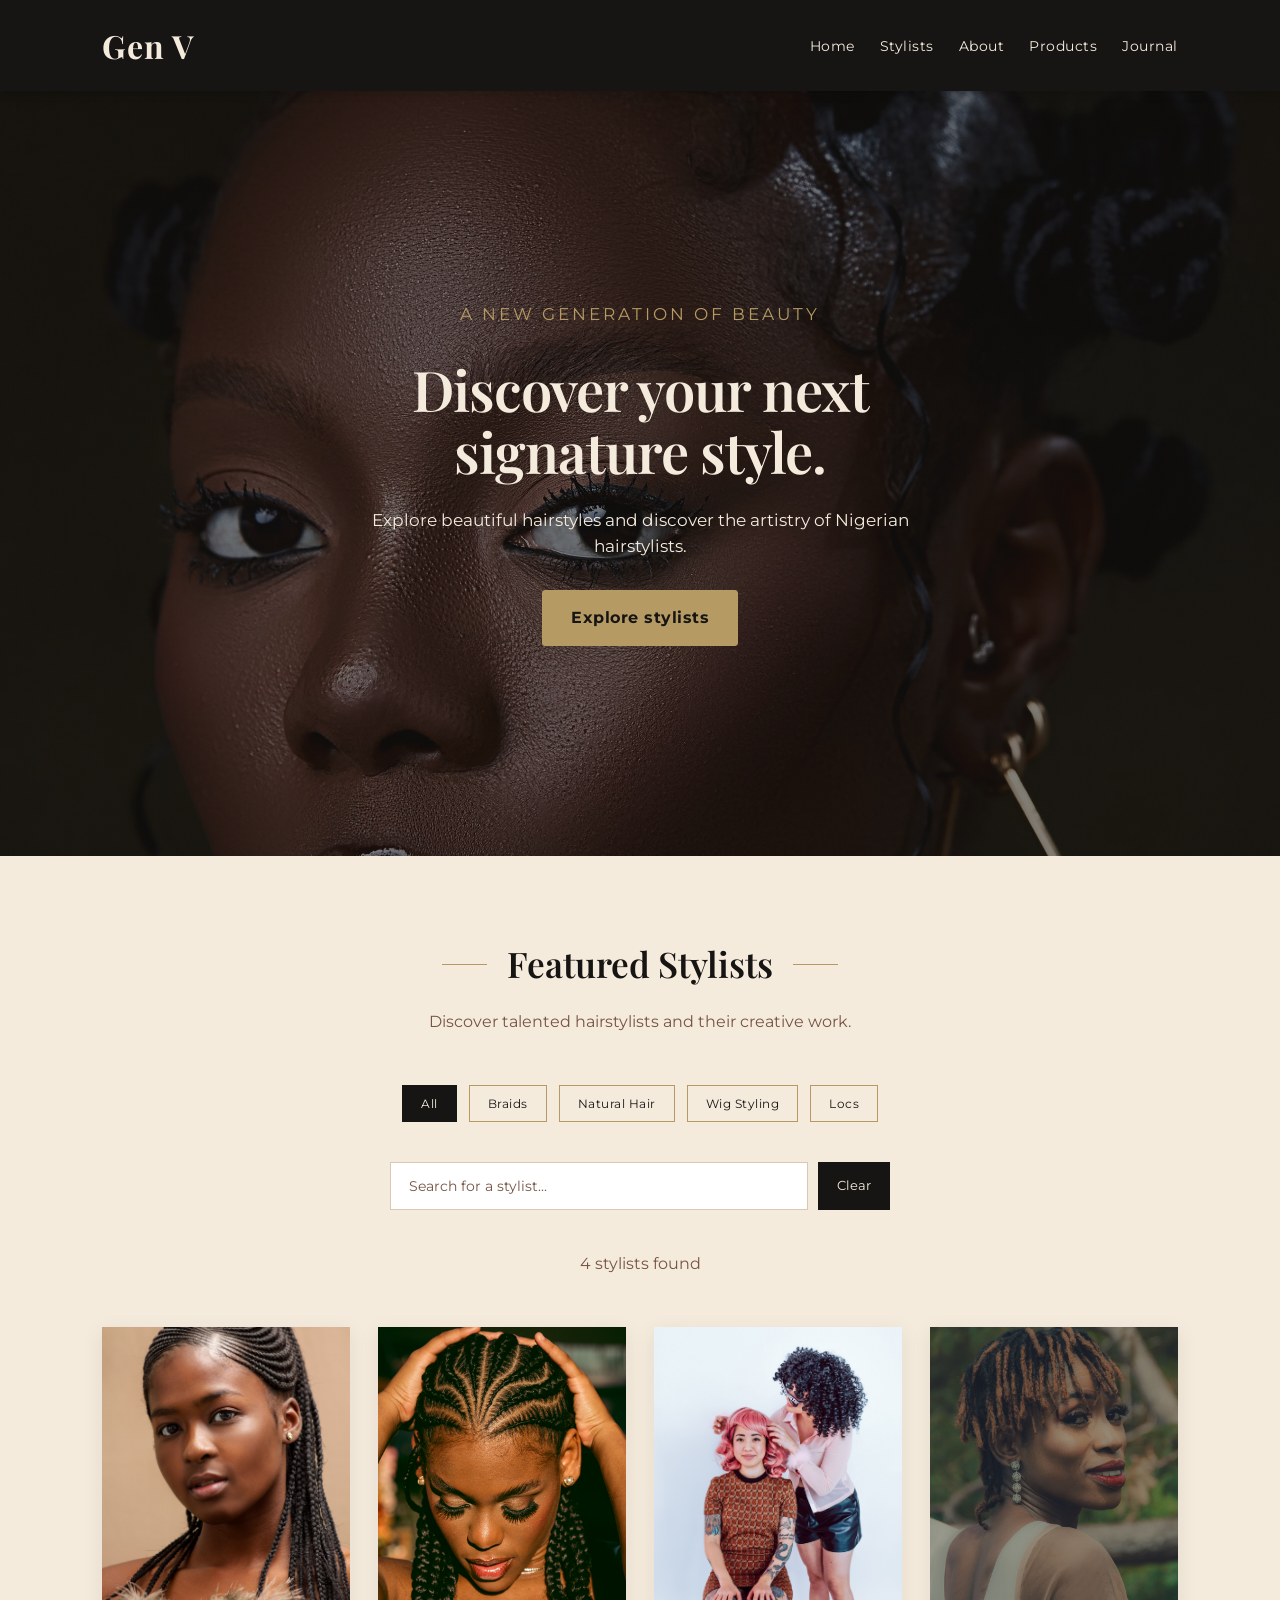
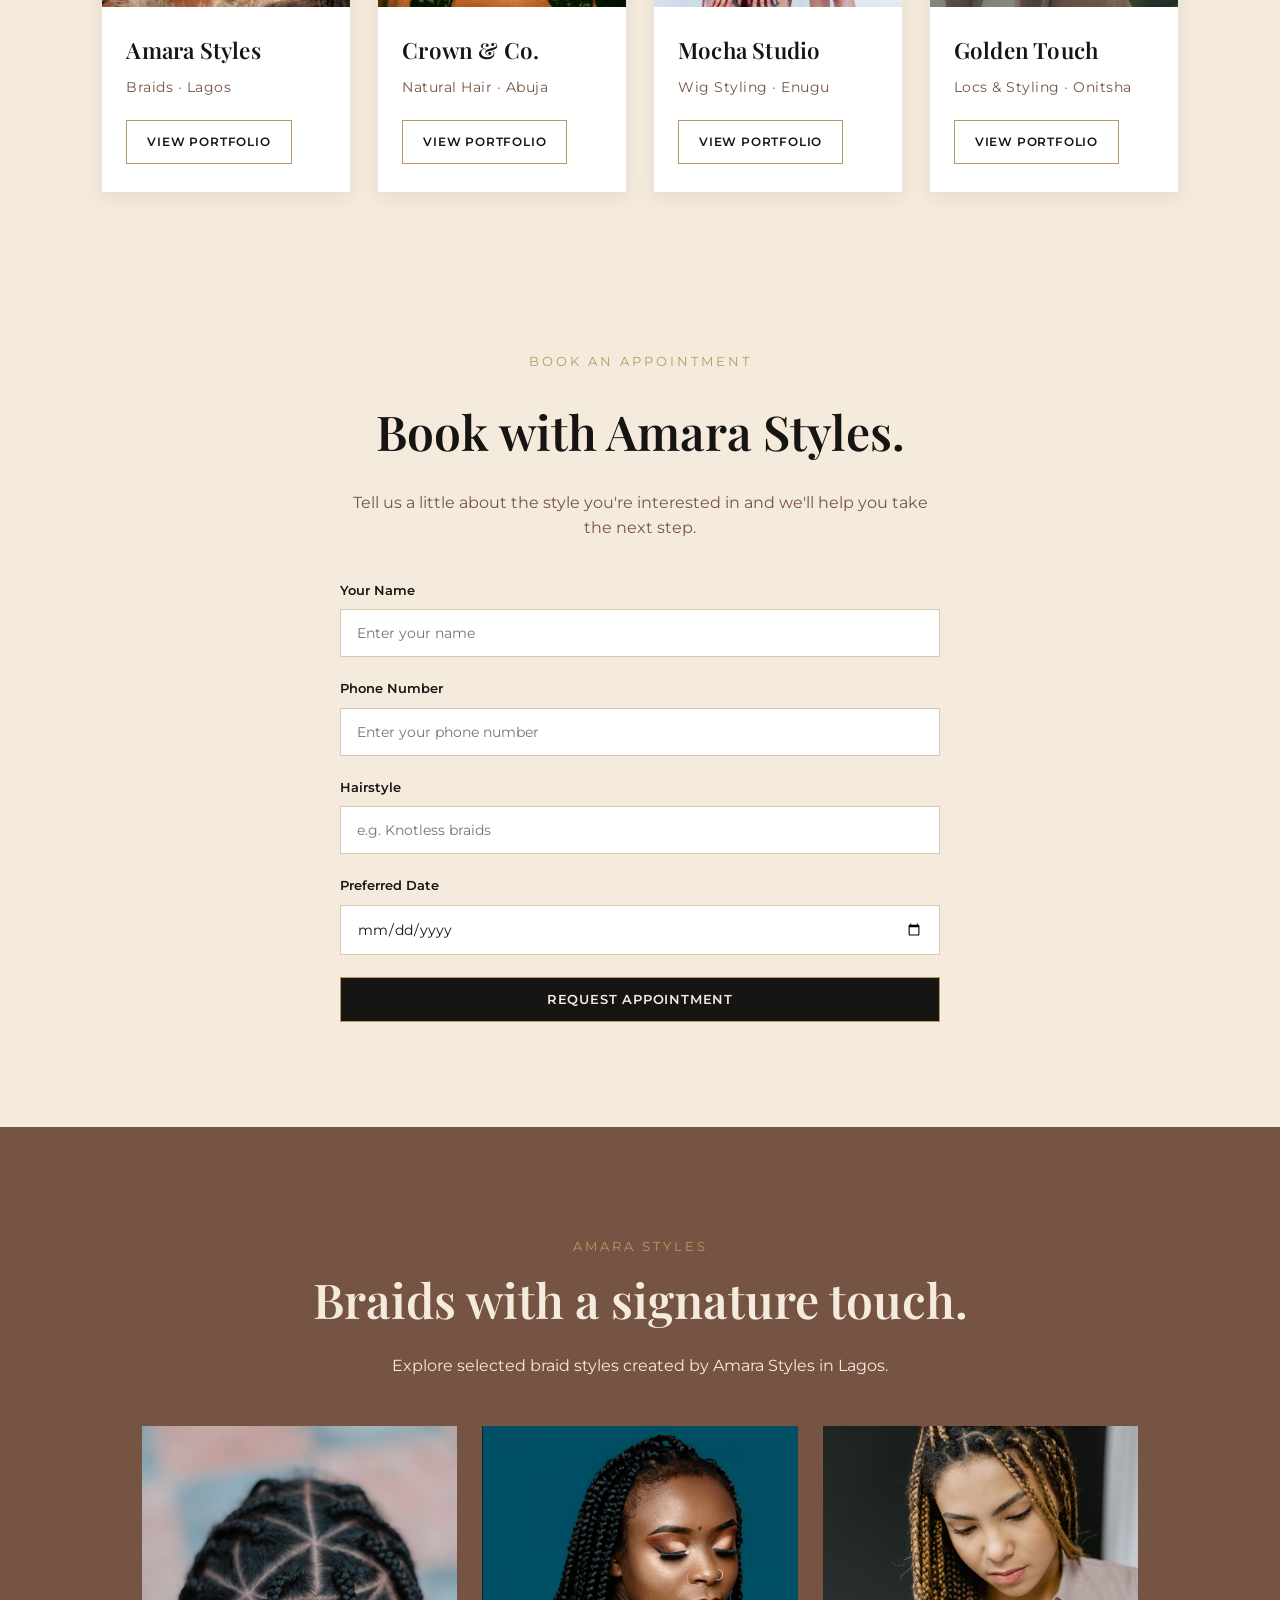
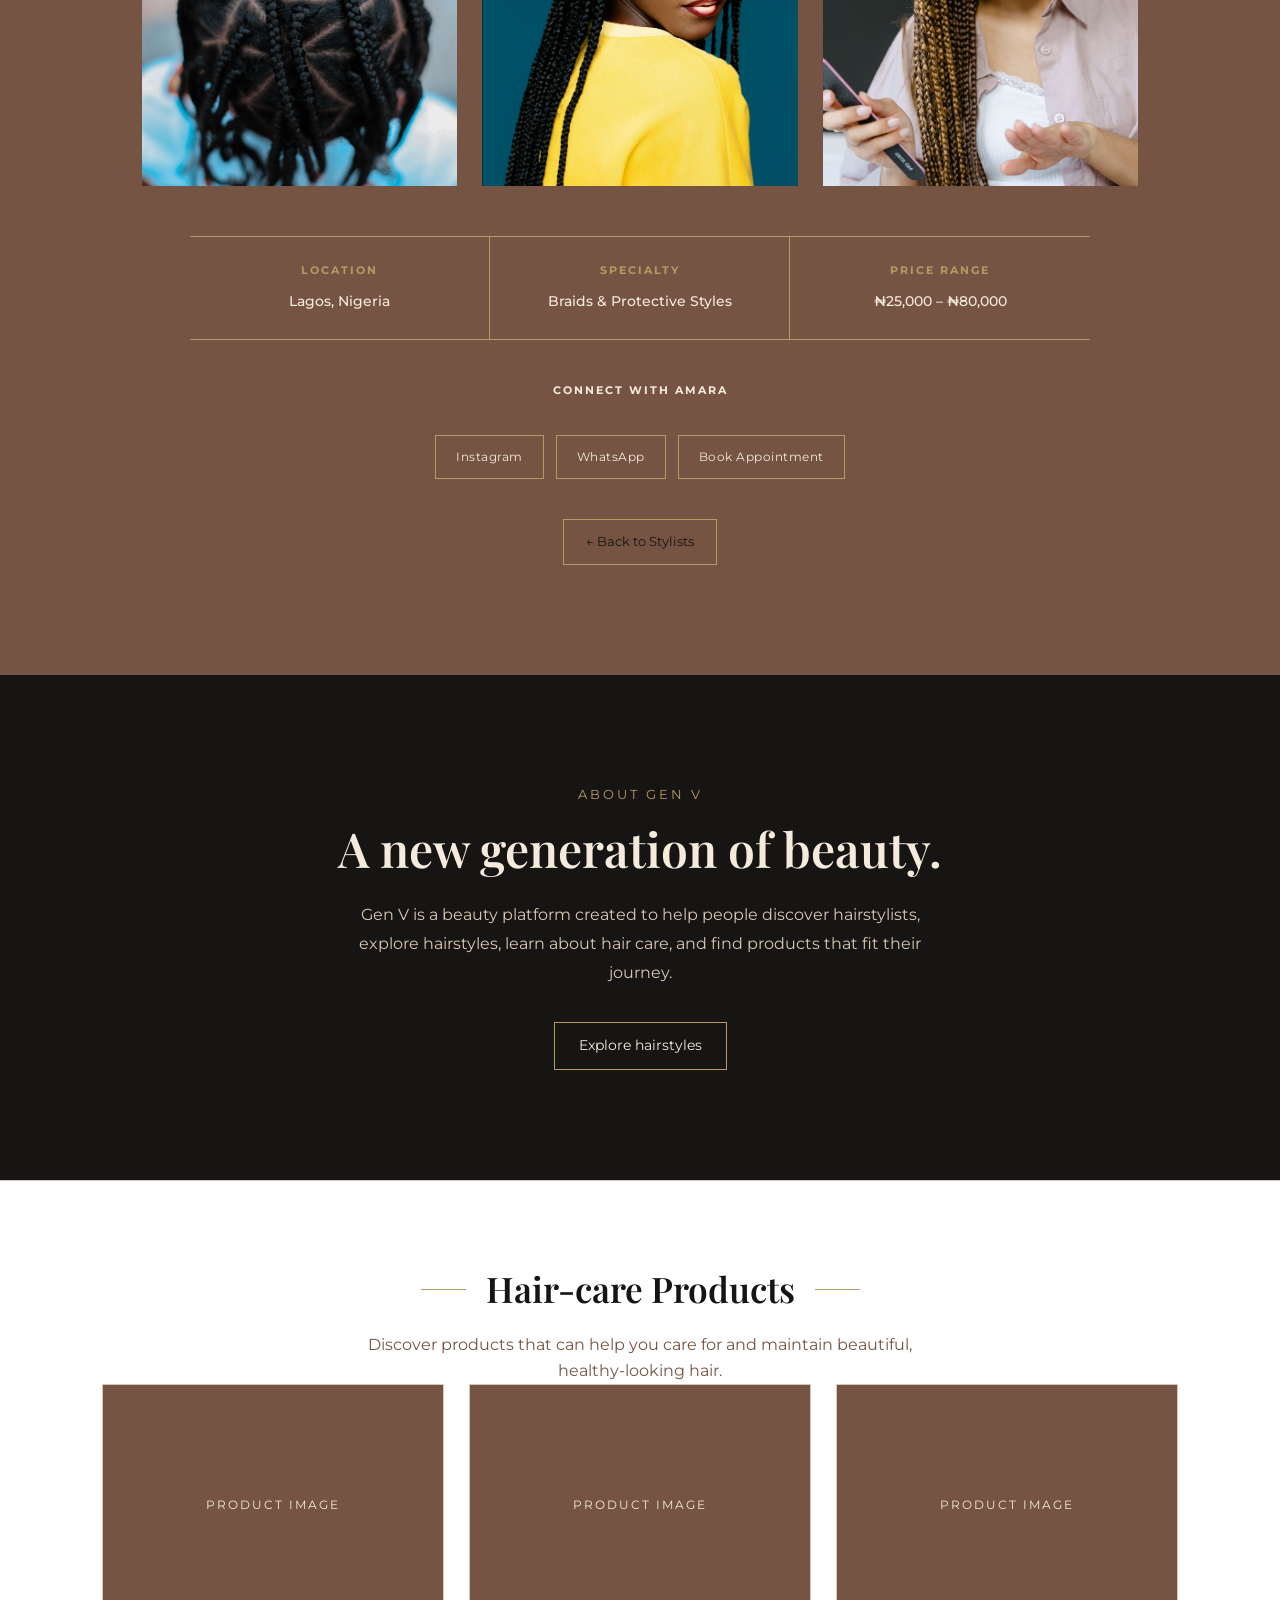
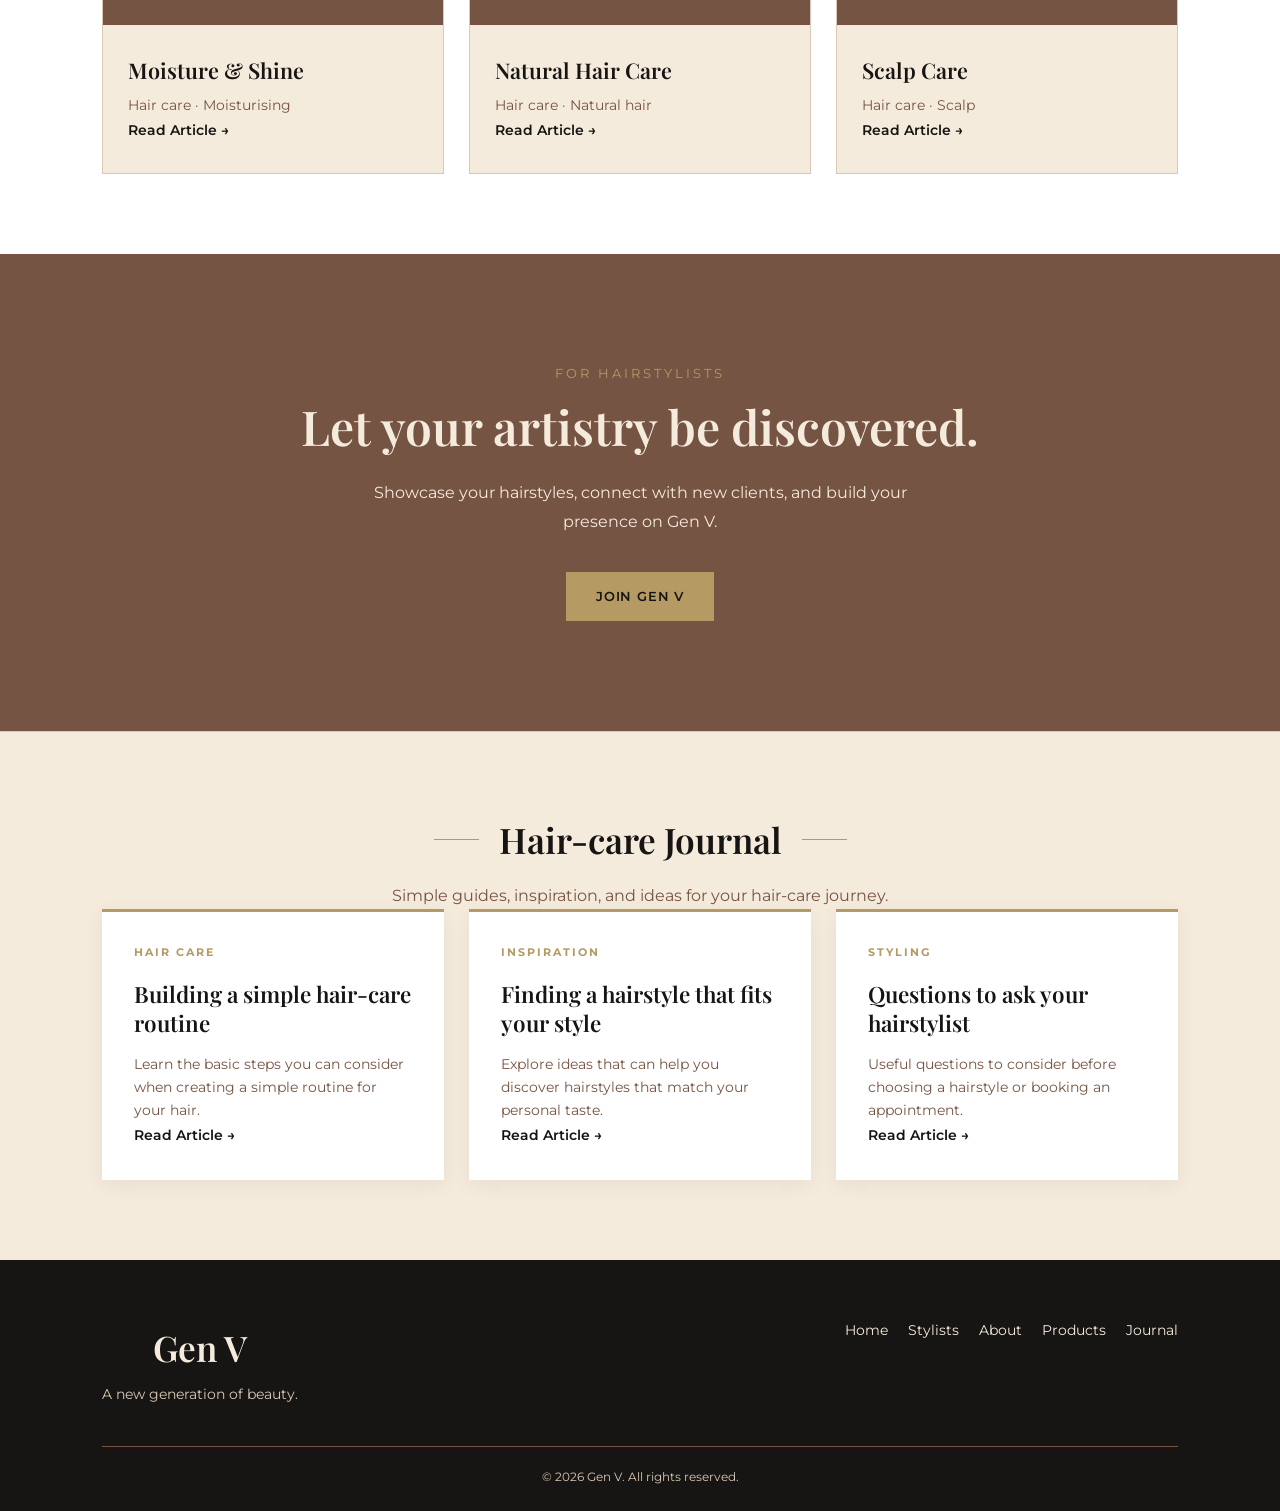
<file: index.html>
<!DOCTYPE html>
<html lang="en">
<head>
	<meta charset="UTF-8">
	<meta name="viewport" content="width=device-width, initial-scale=1.0">
	<title>Gen V | A New Generation of Beauty</title>
	<link href="https://fonts.googleapis.com/css2?family=Montserrat:wght@400;500;600;700&family=Playfair+Display:wght@500;600;700&display=swap" rel="stylesheet">
	<link rel="stylesheet" href="style.css">
</head>
<body>

	<!-- Navigation -->
	<header>
		<nav>
			<a href="index.html" class="logo">Gen V</a>
<ul>
    <li><a href="index.html">Home</a></li>
    <li><a href="stylists.html">Stylists</a></li>
    <li><a href="about.html">About</a></li>
    <li><a href="products.html">Products</a></li>
    <li><a href="journal.html">Journal</a></li>
</ul>
		</nav>
	</header>

	<!-- Hero section -->
	<main>
		<section id="home" class="hero">
			<div class="hero-content">
				<p class="eyebrow">A NEW GENERATION OF BEAUTY</p>
				<h1>Discover your next signature style.</h1>
				<p>
					Explore beautiful hairstyles and discover the artistry
					of Nigerian hairstylists.
				</p>
				<a href="#stylists" class="hero-button">Explore stylists</a>
			</div>
		</section>

		<!-- Featured stylists -->
		<section id="stylists" class="stylists-section">
			<div class="section-heading">
    <span></span>
    <h2>Featured Stylists</h2>
    <span></span>
</div>
			<p>Discover talented hairstylists and their creative work.</p>

<div class="stylist-filters">
    <button class="filter-button active" data-filter="all">All</button>
    <button class="filter-button" data-filter="braids">Braids</button>
    <button class="filter-button" data-filter="natural">Natural Hair</button>
    <button class="filter-button" data-filter="wigs">Wig Styling</button>
    <button class="filter-button" data-filter="locs">Locs</button>
</div>

			
<div class="stylist-search">
    <input
        type="text"
        id="stylistSearch"
        placeholder="Search for a stylist..."
        aria-label="Search for a stylist"
    >

    <button id="clearSearch" class="clear-search">
        Clear
    </button>
</div>
<p id="stylistCount" class="stylist-count">4 stylists found</p>
<p id="noResults" class="no-results">
    No stylists found. Try another name or category.
</p>
<div class="stylist-grid">

    <article class="stylist-card" data-category="braids">
        <img src="images/amara.jpg" alt="Braided hairstyle by Amara Styles">

        <div class="card-content">
            <h3>Amara Styles</h3>
            <p>Braids · Lagos</p>
            <a href="amara.html" class="portfolio-button">View Portfolio</a>
        </div>
    </article>

    <article class="stylist-card" data-category="natural">
        <img src="images/crown.jpg" alt="Natural hairstyle by Crown and Co.">

        <div class="card-content">
            <h3>Crown &amp; Co.</h3>
            <p>Natural Hair · Abuja</p>
            <a href="crown.html" class="portfolio-button">View Portfolio</a>
        </div>
    </article>

    <article class="stylist-card" data-category="wigs">
        <img src="images/mocha.jpg" alt="Wig styling by Mocha Studio">

        <div class="card-content">
            <h3>Mocha Studio</h3>
            <p>Wig Styling · Enugu</p>
            <a href="mocha.html" class="portfolio-button">View Portfolio</a>
        </div>
    </article>

    <article class="stylist-card" data-category="locs">
        <img src="images/golden.jpg" alt="Loc hairstyle by Golden Touch">

        <div class="card-content">
            <h3>Golden Touch</h3>
            <p>Locs &amp; Styling · Onitsha</p>
            <a href="golden.html" class="portfolio-button">View Portfolio</a>
        </div>
    </article>

</div>


			</div>
		</section>
<!-- Booking Section -->
<section id="booking" class="booking-section">

    <div class="booking-content">

        <p class="eyebrow">BOOK AN APPOINTMENT</p>

        <h2>Book with Amara Styles.</h2>

        <p class="booking-intro">
            Tell us a little about the style you're interested in
            and we'll help you take the next step.
        </p>

        <form class="booking-form">

            <div class="form-group">
                <label for="clientName">Your Name</label>
                <input
                    type="text"
                    id="clientName"
                    name="clientName"
                    placeholder="Enter your name"
                    required
                >
            </div>

            <div class="form-group">
                <label for="clientPhone">Phone Number</label>
                <input
                    type="tel"
                    id="clientPhone"
                    name="clientPhone"
                    placeholder="Enter your phone number"
                    required
                >
            </div>

            <div class="form-group">
                <label for="hairstyle">Hairstyle</label>
                <input
                    type="text"
                    id="hairstyle"
                    name="hairstyle"
                    placeholder="e.g. Knotless braids"
                    required
                >
            </div>

            <div class="form-group">
                <label for="appointmentDate">Preferred Date</label>
                <input
                    type="date"
                    id="appointmentDate"
                    name="appointmentDate"
                    required
                >
            </div>

            <button type="submit" class="booking-button">
                Request Appointment
            </button>

        </form>
<p id="bookingMessage" class="booking-message" aria-live="polite"></p>
    </div>

</section>
        <!-- Amara Styles Portfolio -->
<section id="amara-portfolio" class="portfolio-section">

    <div class="portfolio-content">

        <p class="eyebrow">AMARA STYLES</p>

        <h2>Braids with a signature touch.</h2>

        <p>
            Explore selected braid styles created by Amara Styles
            in Lagos.
        </p>

        <div class="portfolio-grid">

    <img src="images/amara 1.jpg" alt="Braided hairstyle by Amara Styles">
    <img src="images/amara (2).jpg" alt="Braided hairstyle by Amara Styles">
    <img src="images/amara3.jpg" alt="Braided hairstyle by Amara Styles">

</div>

<div class="stylist-details">

    <div class="detail-item">
        <span>LOCATION</span>
        <strong>Lagos, Nigeria</strong>
    </div>

    <div class="detail-item">
        <span>SPECIALTY</span>
        <strong>Braids &amp; Protective Styles</strong>
    </div>

    <div class="detail-item">
        <span>PRICE RANGE</span>
        <strong>₦25,000 – ₦80,000</strong>
    </div>

</div>
<div class="stylist-contact">

    <p class="contact-title">CONNECT WITH AMARA</p>

    <div class="contact-links">
    <a
        href="https://www.instagram.com/"
        class="contact-button"
        target="_blank"
        rel="noopener noreferrer"
    >
        Instagram
    </a>

    <a
        href="https://wa.me/"
        class="contact-button"
        target="_blank"
        rel="noopener noreferrer"
    >
        WhatsApp
    </a>

    <a
        href="#booking"
        class="contact-button"
    >
        Book Appointment
    </a>
</div>

</div>
<a href="#stylists" class="portfolio-back">
    ← Back to Stylists
</a>

    </div>

</section>
<!-- About Gen V -->
<section id="about" class="about-section">

    <div class="about-content">

        <p class="eyebrow">ABOUT GEN V</p>

        <h2>A new generation of beauty.</h2>

        <p>
            Gen V is a beauty platform created to help people discover
            hairstylists, explore hairstyles, learn about hair care,
            and find products that fit their journey.
        </p>

        <a href="#stylists" class="about-button">
            Explore hairstyles
        </a>

    </div>

</section>
		<!-- Other homepage sections -->
		<section id="products" class="products-section">

    <div class="section-heading">
        <span></span>
        <h2>Hair-care Products</h2>
        <span></span>
    </div>

    <p class="section-intro">
        Discover products that can help you care for and maintain
        beautiful, healthy-looking hair.
    </p>

    <div class="product-grid">

        <article class="product-card">
            <div class="product-placeholder">
                <span>Product Image</span>
            </div>

            <div class="product-content">
                <h3>Moisture & Shine</h3>
                <p>Hair care · Moisturising</p>
                <a href="journal.html#routine" class="journal-link">Read Article →</a>
            </div>
        </article>

        <article class="product-card">
            <div class="product-placeholder">
                <span>Product Image</span>
            </div>

            <div class="product-content">
                <h3>Natural Hair Care</h3>
                <p>Hair care · Natural hair</p>
                <a href="journal.html#natural-hair" class="journal-link">Read Article →</a>
            </div>
        </article>

        <article class="product-card">
    <div class="product-placeholder">
        <span>Product Image</span>
    </div>

    <div class="product-content">
        <h3>Scalp Care</h3>
        <p>Hair care · Scalp</p>
        <a href="journal.html#scalp-care" class="journal-link">Read Article →</a>
    </div>
</article>

    </div>

</section>
<!-- Hairstylist call-to-action -->
<section class="stylist-cta">

    <div class="cta-content">

        <p class="eyebrow">FOR HAIRSTYLISTS</p>

        <h2>Let your artistry be discovered.</h2>

        <p>
            Showcase your hairstyles, connect with new clients,
            and build your presence on Gen V.
        </p>

        <a href="#stylists" class="cta-button">Join Gen V</a>

    </div>

</section>
		<section id="journal" class="journal-section">

    <div class="section-heading">
        <span></span>
        <h2>Hair-care Journal</h2>
        <span></span>
    </div>

    <p class="section-intro">
        Simple guides, inspiration, and ideas for your hair-care journey.
    </p>

    <div class="journal-grid">

        <article class="journal-card">
            <span class="article-category">HAIR CARE</span>
            <h3>Building a simple hair-care routine</h3>
            <p>
                Learn the basic steps you can consider when creating
                a simple routine for your hair.
            </p>
            <a href="journal.html#routine" class="journal-link">Read Article →</a>
        </article>

        <article class="journal-card">
            <span class="article-category">INSPIRATION</span>
            <h3>Finding a hairstyle that fits your style</h3>
            <p>
                Explore ideas that can help you discover hairstyles
                that match your personal taste.
            </p>
            <a href="journal.html#choosing-a-style" class="journal-link">Read Article →</a>
        </article>

        <article class="journal-card">
            <span class="article-category">STYLING</span>
            <h3>Questions to ask your hairstylist</h3>
            <p>
                Useful questions to consider before choosing a
                hairstyle or booking an appointment.
            </p>
            <a href="journal.html#stylist-questions" class="journal-link">Read Article →</a>
        </article>

    </div>

</section>
	</main>

	<!-- Footer -->
<footer>

    <div class="footer-content">

        <div class="footer-brand">
            <h2>Gen V</h2>
            <p>A new generation of beauty.</p>
        </div>

        <div class="footer-links">
            <a href="#home">Home</a>
            <a href="#stylists">Stylists</a>
            <a href="#about">About</a>
            <a href="#products">Products</a>
            <a href="#journal">Journal</a>
        </div>

    </div>

    <div class="footer-bottom">
        <p>&copy; 2026 Gen V. All rights reserved.</p>
    </div>

</footer>
<script src="script.js"></script>
</body>
</html>
</file>
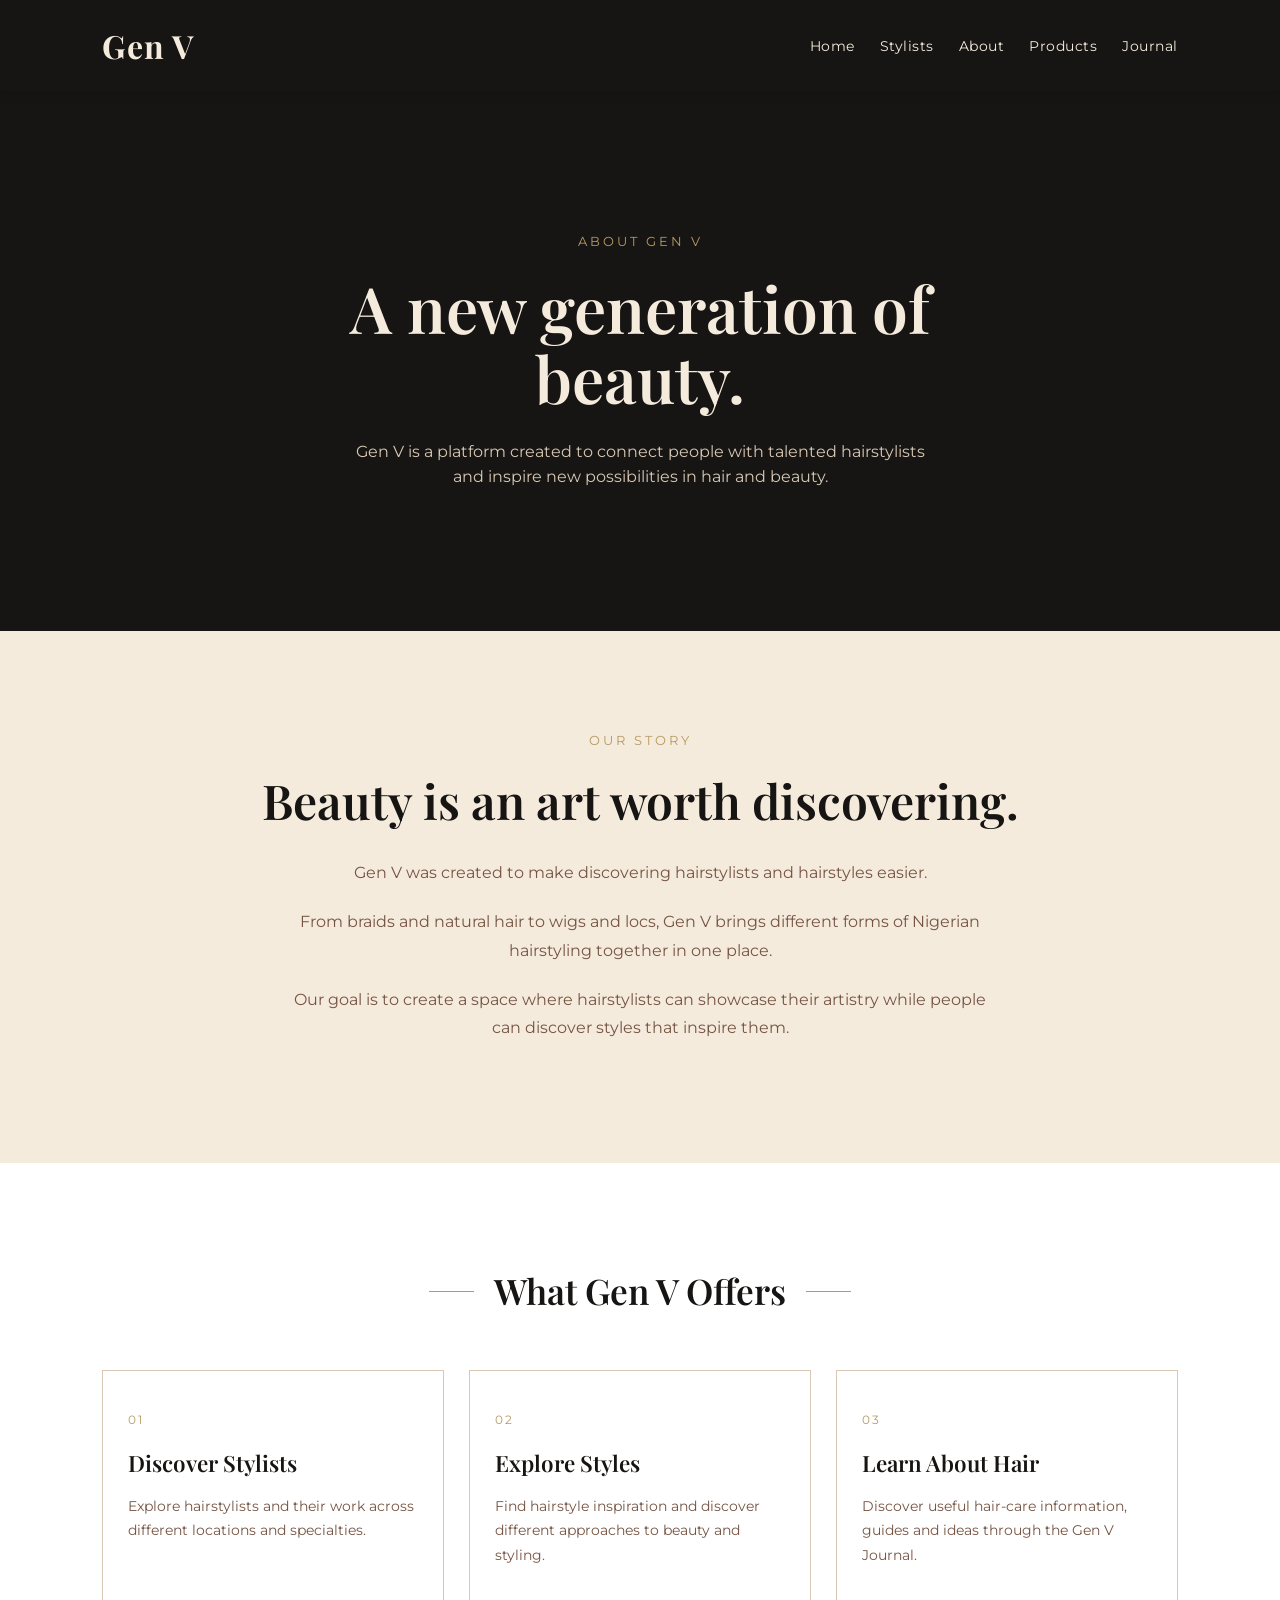
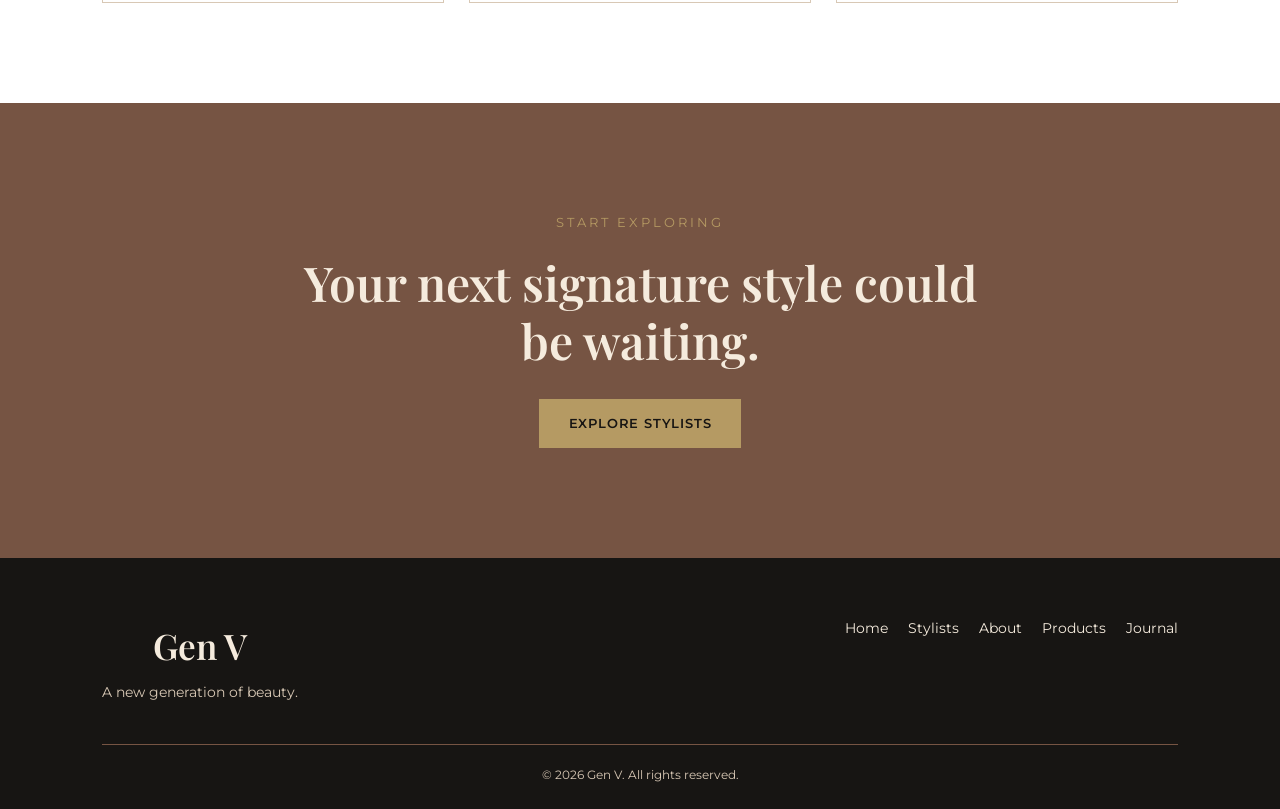
<file: about.html>
<!DOCTYPE html>

<html lang="en">
<head>
    <meta charset="UTF-8">
    <meta name="viewport" content="width=device-width, initial-scale=1.0">

<title>Gen V | About</title>

<link href="https://fonts.googleapis.com/css2?family=Montserrat:wght@400;500;600;700&family=Playfair+Display:wght@500;600;700&display=swap" rel="stylesheet">

<link rel="stylesheet" href="style.css">

</head>

<body>

<!-- Navigation -->
<header>
    <nav>

        <a href="index.html" class="logo">
            Gen V
        </a>

        <ul>
            <li><a href="index.html">Home</a></li>
            <li><a href="stylists.html">Stylists</a></li>
            <li><a href="about.html">About</a></li>
            <li><a href="products.html">Products</a></li>
            <li><a href="journal.html">Journal</a></li>
        </ul>

    </nav>
</header>

<main>

    <!-- About Hero -->
    <section class="about-page-hero">

        <div class="about-page-content">

            <p class="eyebrow">
                ABOUT GEN V
            </p>

            <h1>
                A new generation of beauty.
            </h1>

            <p>
                Gen V is a platform created to connect people
                with talented hairstylists and inspire new
                possibilities in hair and beauty.
            </p>

        </div>

    </section>

    <!-- Our Story -->
    <section class="about-story">

        <div class="about-story-content">

            <div class="about-story-text">

                <p class="eyebrow">
                    OUR STORY
                </p>

                <h2>
                    Beauty is an art worth discovering.
                </h2>

                <p>
                    Gen V was created to make discovering
                    hairstylists and hairstyles easier.
                </p>

                <p>
                    From braids and natural hair to wigs and
                    locs, Gen V brings different forms of
                    Nigerian hairstyling together in one place.
                </p>

                <p>
                    Our goal is to create a space where
                    hairstylists can showcase their artistry
                    while people can discover styles that
                    inspire them.
                </p>

            </div>

        </div>

    </section>

    <!-- What Gen V Offers -->
    <section class="about-values">

        <div class="section-heading">

            <span></span>

            <h2>
                What Gen V Offers
            </h2>

            <span></span>

        </div>

        <div class="value-grid">

            <article class="value-card">

                <span class="value-number">
                    01
                </span>

                <h3>
                    Discover Stylists
                </h3>

                <p>
                    Explore hairstylists and their work
                    across different locations and
                    specialties.
                </p>

            </article>

            <article class="value-card">

                <span class="value-number">
                    02
                </span>

                <h3>
                    Explore Styles
                </h3>

                <p>
                    Find hairstyle inspiration and discover
                    different approaches to beauty and styling.
                </p>

            </article>

            <article class="value-card">

                <span class="value-number">
                    03
                </span>

                <h3>
                    Learn About Hair
                </h3>

                <p>
                    Discover useful hair-care information,
                    guides and ideas through the Gen V Journal.
                </p>

            </article>

        </div>

    </section>

    <!-- Call to Action -->
    <section class="about-page-cta">

        <div>

            <p class="eyebrow">
                START EXPLORING
            </p>

            <h2>
                Your next signature style could be waiting.
            </h2>

            <a
                href="stylists.html"
                class="cta-button"
            >
                Explore Stylists
            </a>

        </div>

    </section>

</main>

<!-- Footer -->
<footer>

    <div class="footer-content">

        <div class="footer-brand">

            <h2>Gen V</h2>

            <p>
                A new generation of beauty.
            </p>

        </div>

        <div class="footer-links">

            <a href="index.html">Home</a>
            <a href="stylists.html">Stylists</a>
            <a href="about.html">About</a>
            <a href="products.html">Products</a>
            <a href="journal.html">Journal</a>

        </div>

    </div>

    <div class="footer-bottom">

        <p>
            &copy; 2026 Gen V. All rights reserved.
        </p>

    </div>

</footer>

</body>
</html>
</file>
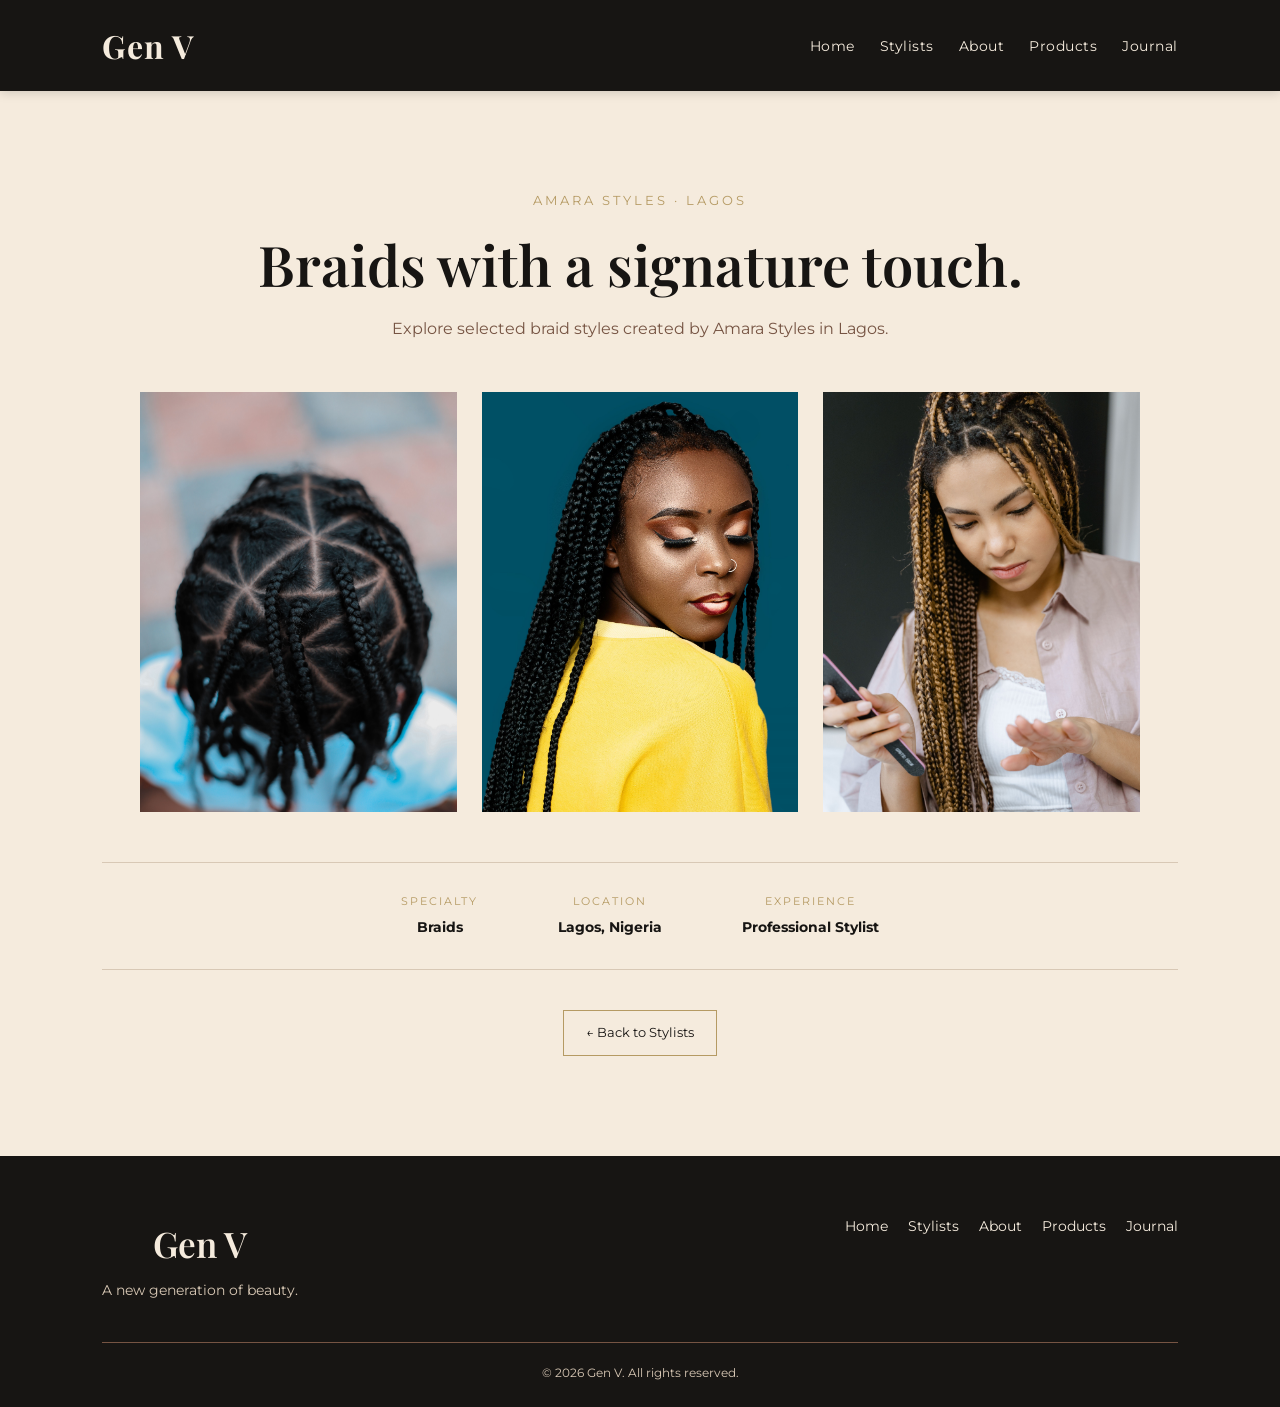
<file: amara.html>
<!DOCTYPE html>

<html lang="en">
<head>
    <meta charset="UTF-8">
    <meta name="viewport" content="width=device-width, initial-scale=1.0">

<title>Gen V | Amara Styles</title>

<link href="https://fonts.googleapis.com/css2?family=Montserrat:wght@400;500;600;700&family=Playfair+Display:wght@500;600;700&display=swap" rel="stylesheet">

<link rel="stylesheet" href="style.css">

</head>

<body>

<!-- Navigation -->
<header>
    <nav>

        <a href="index.html" class="logo">
            Gen V
        </a>

        <ul>
            <li><a href="index.html">Home</a></li>
            <li><a href="stylists.html">Stylists</a></li>
            <li><a href="about.html">About</a></li>
            <li><a href="products.html">Products</a></li>
            <li><a href="journal.html">Journal</a></li>
        </ul>

    </nav>
</header>

<main>

    <!-- Portfolio Introduction -->
    <section class="portfolio-page">

        <div class="portfolio-content">

            <p class="eyebrow">
                AMARA STYLES · LAGOS
            </p>

            <h1>
                Braids with a signature touch.
            </h1>

            <p class="portfolio-description">
                Explore selected braid styles created by
                Amara Styles in Lagos.
            </p>

            <div class="portfolio-grid">

                <div class="portfolio-image">
                    <img
                        src="images/amara 1.jpg"
                        alt="Braid hairstyle by Amara Styles"
                    >
                </div>

                <div class="portfolio-image">
                    <img
                        src="images/amara (2).jpg"
                        alt="Braided hairstyle by Amara Styles"
                    >
                </div>

                <div class="portfolio-image">
                    <img
                        src="images/amara3.jpg"
                        alt="Braided hairstyle by Amara Styles"
                    >
                </div>

            </div>

            <div class="portfolio-info">

                <div>
                    <span>Specialty</span>
                    <strong>Braids</strong>
                </div>

                <div>
                    <span>Location</span>
                    <strong>Lagos, Nigeria</strong>
                </div>

                <div>
                    <span>Experience</span>
                    <strong>Professional Stylist</strong>
                </div>

            </div>

            <a
                href="stylists.html"
                class="portfolio-back"
            >
                ← Back to Stylists
            </a>

        </div>

    </section>

</main>

<!-- Footer -->
<footer>

    <div class="footer-content">

        <div class="footer-brand">

            <h2>Gen V</h2>

            <p>
                A new generation of beauty.
            </p>

        </div>

        <div class="footer-links">

            <a href="index.html">Home</a>
            <a href="stylists.html">Stylists</a>
            <a href="about.html">About</a>
            <a href="products.html">Products</a>
            <a href="journal.html">Journal</a>

        </div>

    </div>

    <div class="footer-bottom">

        <p>
            &copy; 2026 Gen V. All rights reserved.
        </p>

    </div>

</footer>

</body>
</html>
</file>
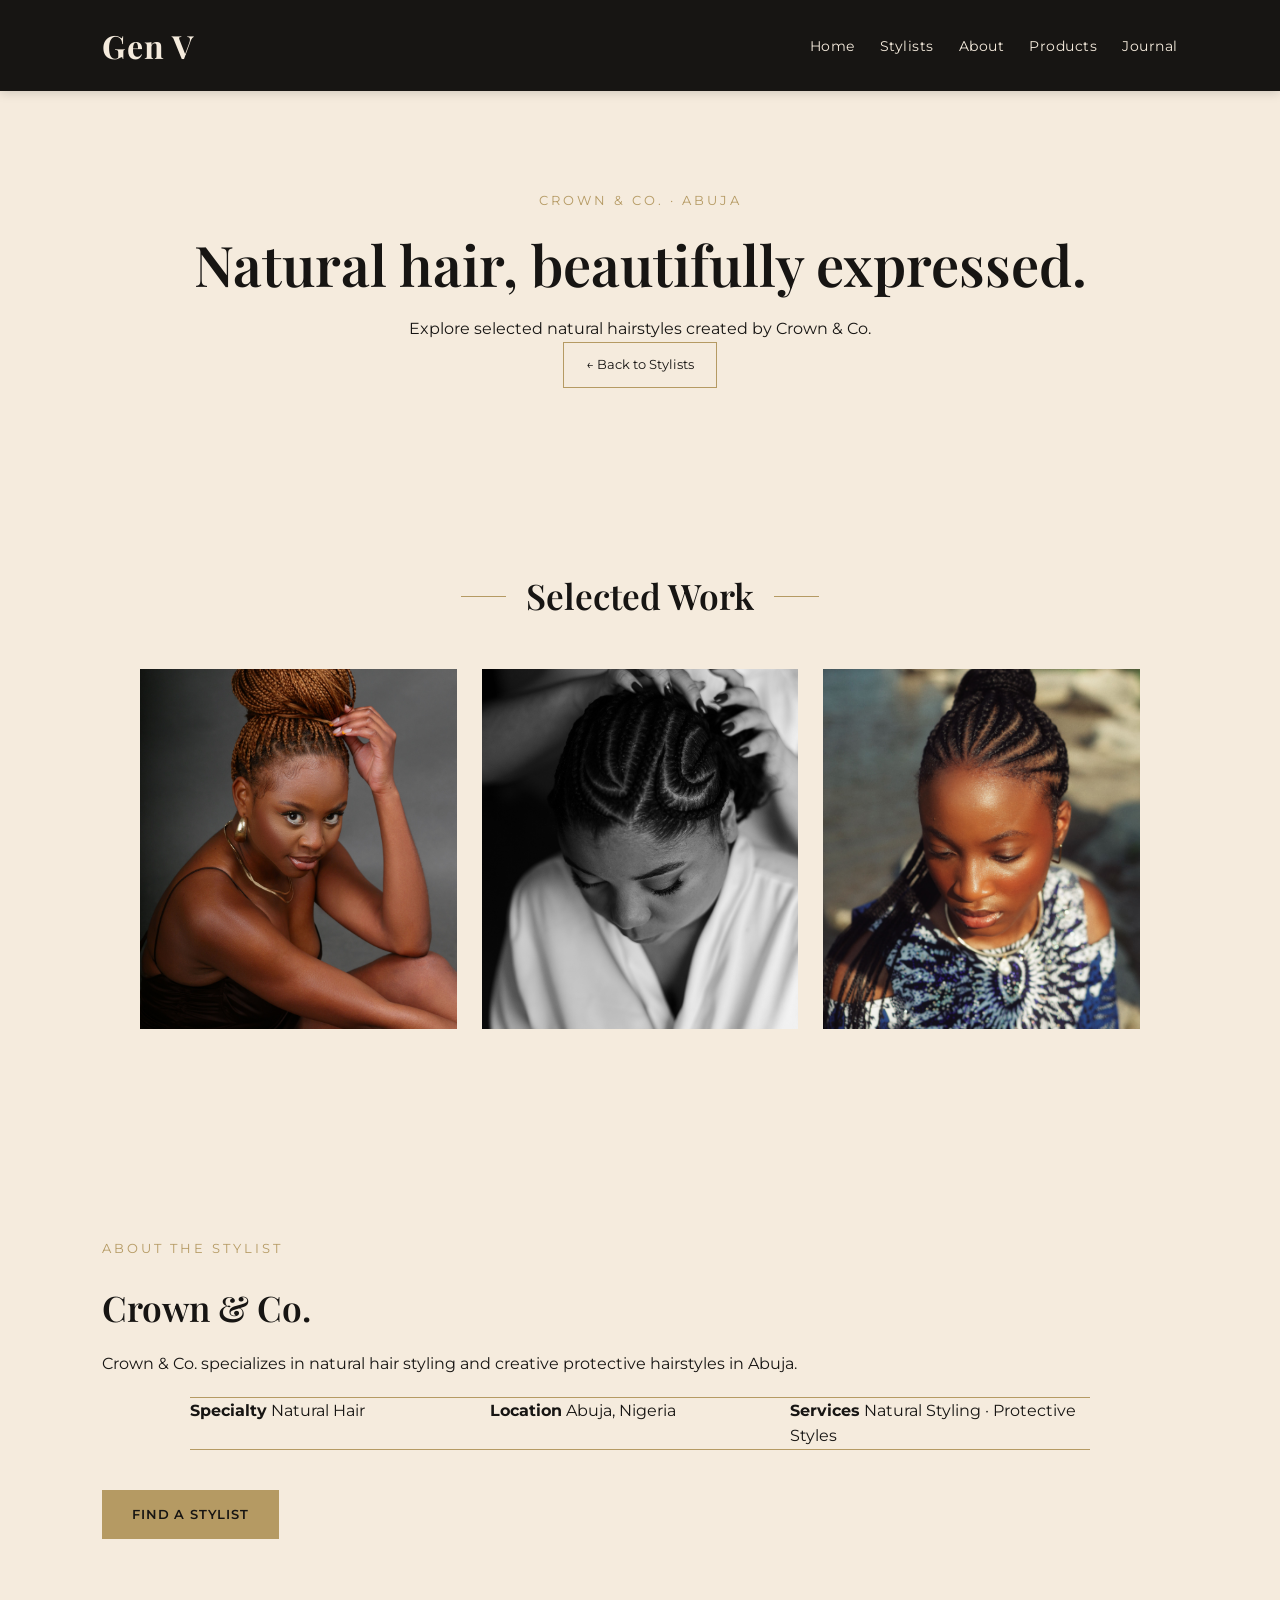
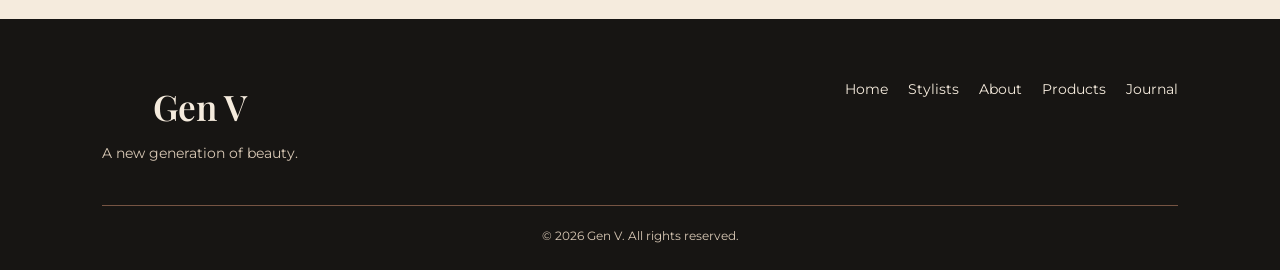
<file: crown.html>
<!DOCTYPE html>
<html lang="en">
<head>
    <meta charset="UTF-8">
    <meta name="viewport" content="width=device-width, initial-scale=1.0">

    <title>Crown & Co. | Gen V</title>

    <link href="https://fonts.googleapis.com/css2?family=Montserrat:wght@400;500;600;700&family=Playfair+Display:wght@500;600;700&display=swap" rel="stylesheet">

    <link rel="stylesheet" href="style.css">
</head>

<body>

    <header>
        <nav>
            <a href="index.html" class="logo">Gen V</a>

            <ul>
                <li><a href="index.html">Home</a></li>
                <li><a href="stylists.html">Stylists</a></li>
                <li><a href="about.html">About</a></li>
                <li><a href="products.html">Products</a></li>
                <li><a href="journal.html">Journal</a></li>
            </ul>
        </nav>
    </header>

    <main>

        <section class="portfolio-page">

            <div class="portfolio-page-content">

                <p class="eyebrow">CROWN &amp; CO. · ABUJA</p>

                <h1>Natural hair, beautifully expressed.</h1>

                <p>
                    Explore selected natural hairstyles created by
                    Crown &amp; Co.
                </p>

                <a href="stylists.html" class="portfolio-back">
                    ← Back to Stylists
                </a>

            </div>

        </section>

        <section class="portfolio-gallery">

            <div class="section-heading">
                <span></span>
                <h2>Selected Work</h2>
                <span></span>
            </div>

            <div class="portfolio-grid">

                <img src="images/crown-1.jpg"
                     alt="Natural hairstyle by Crown and Co.">

                <img src="images/crown-2.jpg"
                     alt="Natural hairstyle by Crown and Co.">

                <img src="images/crown-3.jpg"
                     alt="Natural hairstyle by Crown and Co.">

            </div>

        </section>

        <section class="stylist-information">

            <div class="stylist-information-content">

                <p class="eyebrow">ABOUT THE STYLIST</p>

                <h2>Crown &amp; Co.</h2>

                <p>
                    Crown &amp; Co. specializes in natural hair styling
                    and creative protective hairstyles in Abuja.
                </p>

                <div class="stylist-details">

                    <div>
                        <strong>Specialty</strong>
                        <span>Natural Hair</span>
                    </div>

                    <div>
                        <strong>Location</strong>
                        <span>Abuja, Nigeria</span>
                    </div>

                    <div>
                        <strong>Services</strong>
                        <span>Natural Styling · Protective Styles</span>
                    </div>

                </div>

                <a href="stylists.html" class="cta-button">
                    Find a Stylist
                </a>

            </div>

        </section>

    </main>

    <footer>

        <div class="footer-content">

            <div class="footer-brand">
                <h2>Gen V</h2>
                <p>A new generation of beauty.</p>
            </div>

            <div class="footer-links">
                <a href="index.html">Home</a>
                <a href="stylists.html">Stylists</a>
                <a href="about.html">About</a>
                <a href="products.html">Products</a>
                <a href="journal.html">Journal</a>
            </div>

        </div>

        <div class="footer-bottom">
            <p>&copy; 2026 Gen V. All rights reserved.</p>
        </div>

    </footer>

</body>
</html>
</file>
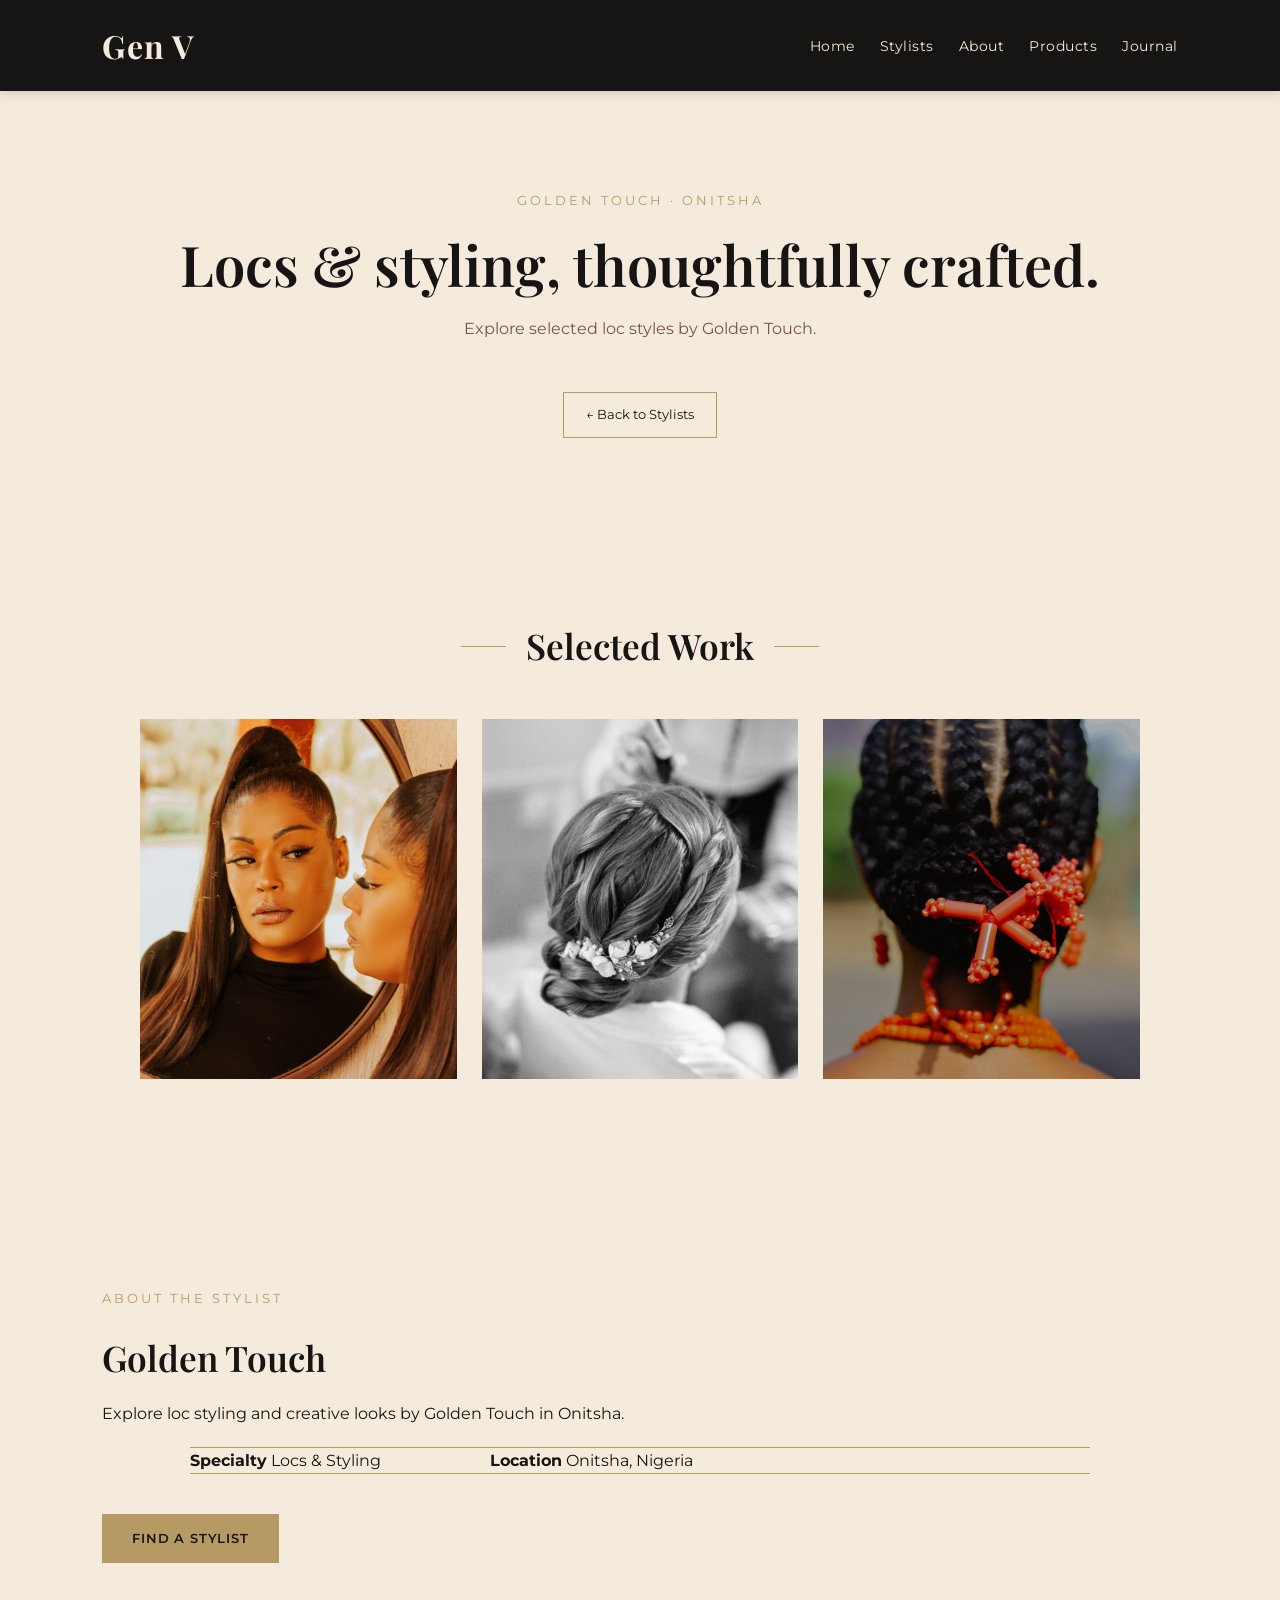
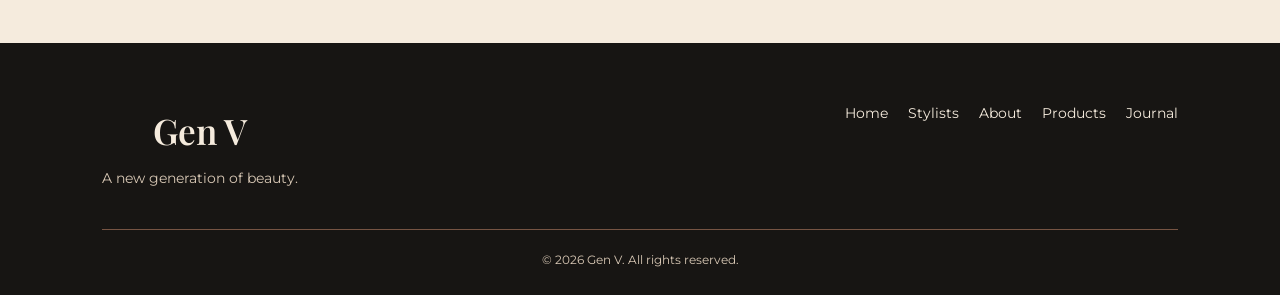
<file: golden.html>
<!DOCTYPE html>
<html lang="en">
<head>
    <meta charset="UTF-8">
    <meta name="viewport" content="width=device-width, initial-scale=1.0">
    <title>Golden Touch | Gen V</title>
    <link href="https://fonts.googleapis.com/css2?family=Montserrat:wght@400;500;600;700&family=Playfair+Display:wght@500;600;700&display=swap" rel="stylesheet">
    <link rel="stylesheet" href="style.css">
</head>
<body>
    <header>
        <nav>
            <a href="index.html" class="logo">Gen V</a>
            <ul>
                <li><a href="index.html">Home</a></li>
                <li><a href="stylists.html">Stylists</a></li>
                <li><a href="about.html">About</a></li>
                <li><a href="products.html">Products</a></li>
                <li><a href="journal.html">Journal</a></li>
            </ul>
        </nav>
    </header>

    <main>
        <section class="portfolio-page">
            <div class="portfolio-page-content">
                <p class="eyebrow">GOLDEN TOUCH · ONITSHA</p>
                <h1>Locs &amp; styling, thoughtfully crafted.</h1>
                <p class="portfolio-description">
                    Explore selected loc styles by Golden Touch.
                </p>
                <a href="stylists.html" class="portfolio-back">
                    ← Back to Stylists
                </a>
            </div>
        </section>

        <section class="portfolio-gallery">
            <div class="section-heading">
                <span></span>
                <h2>Selected Work</h2>
                <span></span>
            </div>

            <div class="portfolio-grid">
                <img src="images/golden.1.jpg" alt="Loc hairstyle by Golden Touch">
                <img src="images/golden.2.jpg" alt="Loc hairstyle by Golden Touch">
                <img src="images/golden.3.jpg" alt="Loc hairstyle by Golden Touch">
            </div>
        </section>

        <section class="stylist-information">
            <div class="stylist-information-content">
                <p class="eyebrow">ABOUT THE STYLIST</p>
                <h2>Golden Touch</h2>
                <p>Explore loc styling and creative looks by Golden Touch in Onitsha.</p>

                <div class="stylist-details">
                    <div>
                        <strong>Specialty</strong>
                        <span>Locs &amp; Styling</span>
                    </div>
                    <div>
                        <strong>Location</strong>
                        <span>Onitsha, Nigeria</span>
                    </div>
                </div>

                <a href="stylists.html" class="cta-button">Find a Stylist</a>
            </div>
        </section>
    </main>

    <footer>
        <div class="footer-content">
            <div class="footer-brand">
                <h2>Gen V</h2>
                <p>A new generation of beauty.</p>
            </div>
            <div class="footer-links">
                <a href="index.html">Home</a>
                <a href="stylists.html">Stylists</a>
                <a href="about.html">About</a>
                <a href="products.html">Products</a>
                <a href="journal.html">Journal</a>
            </div>
        </div>
        <div class="footer-bottom">
            <p>&copy; 2026 Gen V. All rights reserved.</p>
        </div>
    </footer>
</body>
</html>
</file>
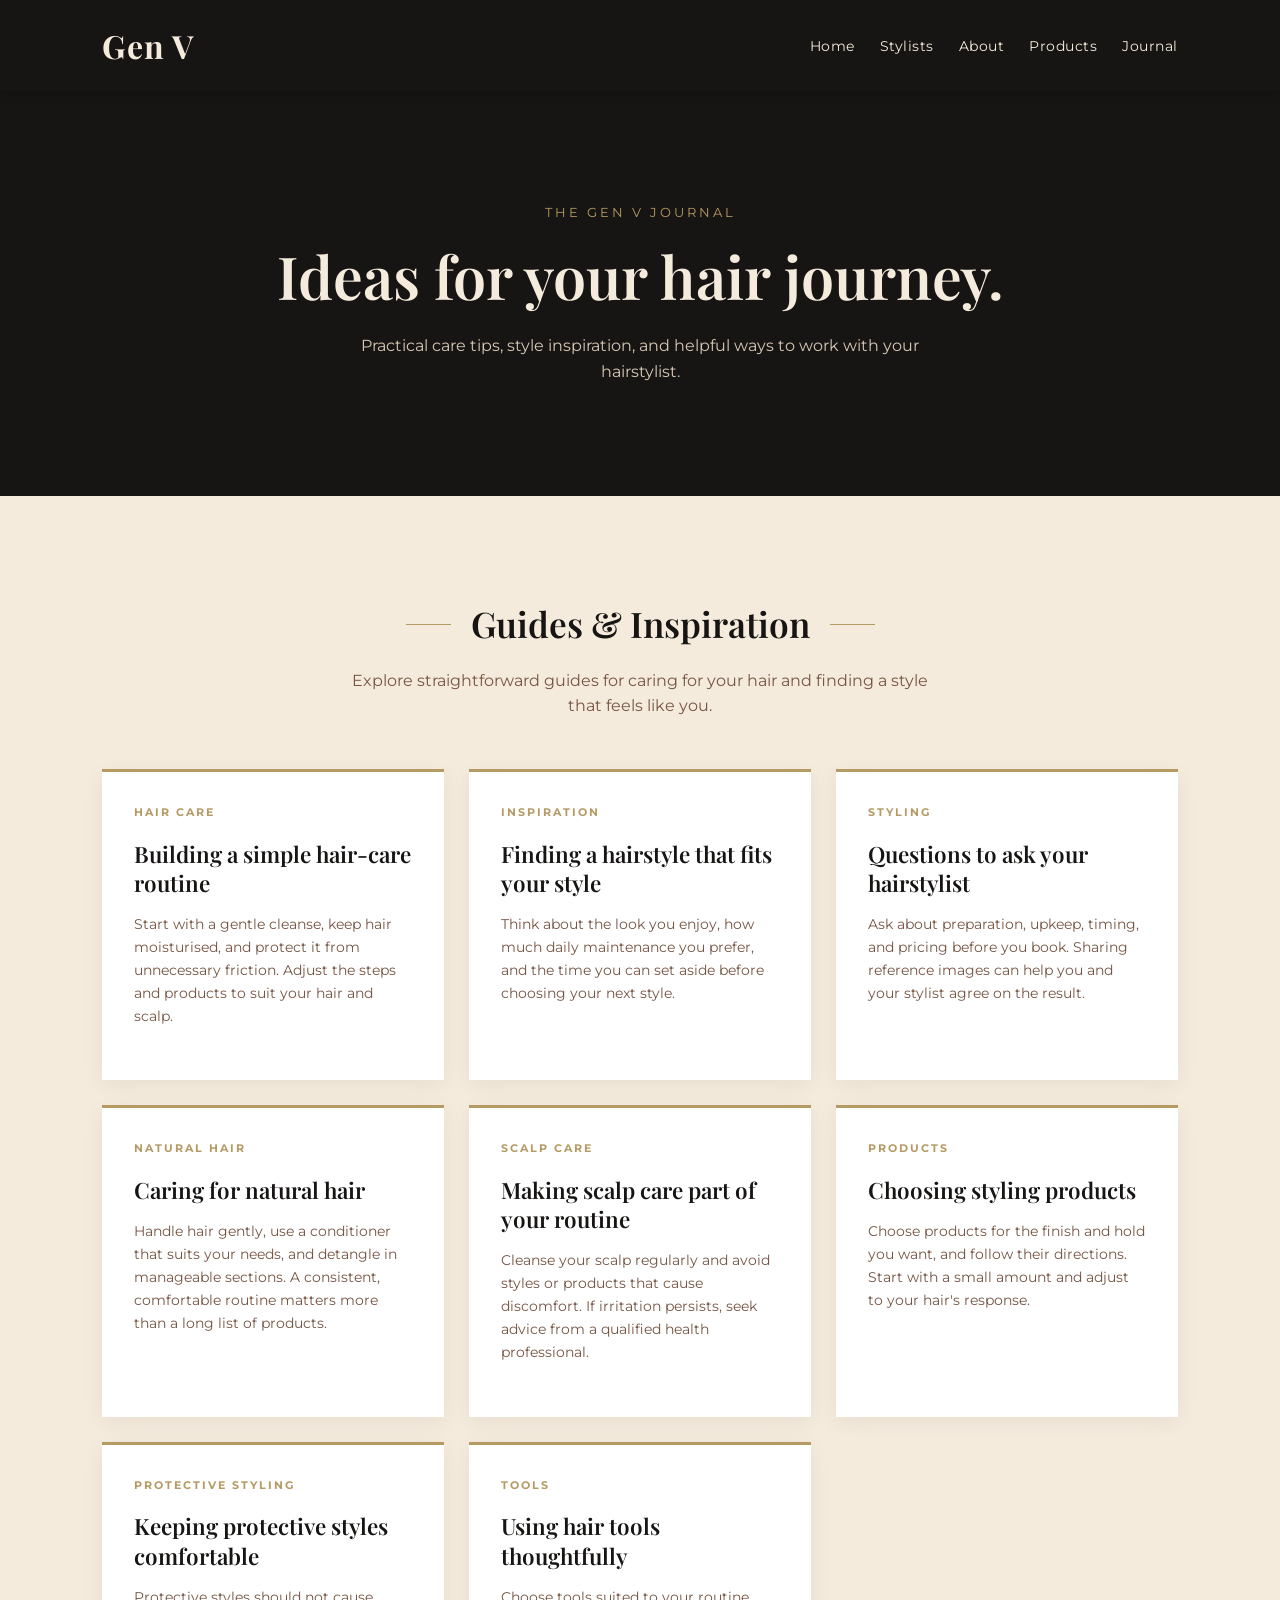
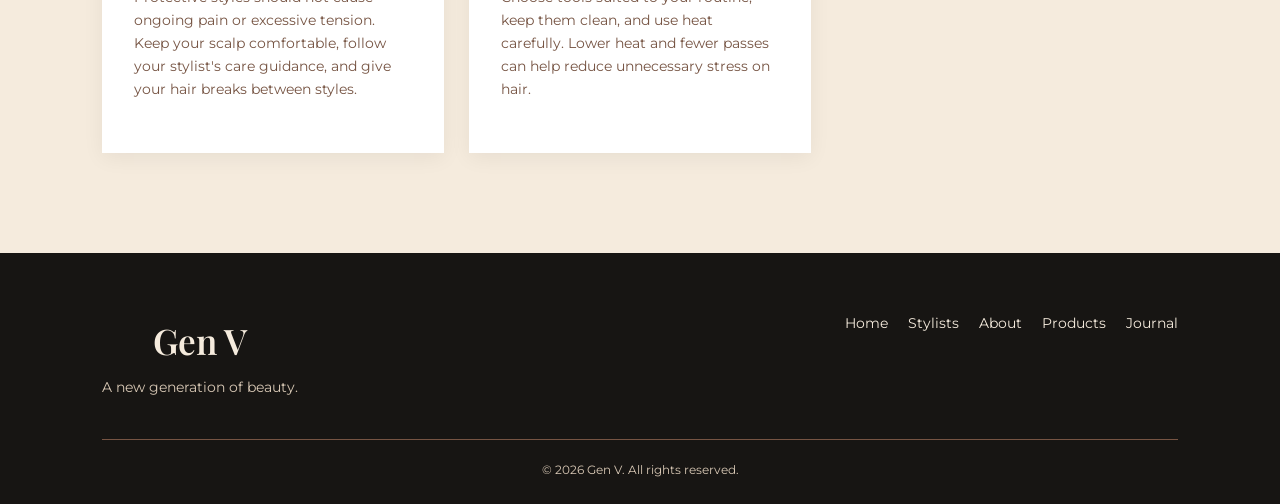
<file: journal.html>
<!DOCTYPE html>
<html lang="en">
<head>
    <meta charset="UTF-8">
    <meta name="viewport" content="width=device-width, initial-scale=1.0">
    <title>Gen V | Journal</title>
    <link href="https://fonts.googleapis.com/css2?family=Montserrat:wght@400;500;600;700&family=Playfair+Display:wght@500;600;700&display=swap" rel="stylesheet">
    <link rel="stylesheet" href="style.css">
</head>
<body>
    <header>
        <nav>
            <a href="index.html" class="logo">Gen V</a>
            <ul>
                <li><a href="index.html">Home</a></li>
                <li><a href="stylists.html">Stylists</a></li>
                <li><a href="about.html">About</a></li>
                <li><a href="products.html">Products</a></li>
                <li><a href="journal.html">Journal</a></li>
            </ul>
        </nav>
    </header>

    <main>
        <section class="journal-page-hero">
            <div>
                <p class="eyebrow">THE GEN V JOURNAL</p>
                <h1>Ideas for your hair journey.</h1>
                <p>Practical care tips, style inspiration, and helpful ways to work with your hairstylist.</p>
            </div>
        </section>

        <section class="journal-page-section">
            <div class="section-heading">
                <span></span>
                <h2>Guides &amp; Inspiration</h2>
                <span></span>
            </div>
            <p class="section-intro">Explore straightforward guides for caring for your hair and finding a style that feels like you.</p>

            <div class="journal-grid">
                <article class="journal-card" id="routine">
                    <span class="article-category">HAIR CARE</span>
                    <h3>Building a simple hair-care routine</h3>
                    <p>Start with a gentle cleanse, keep hair moisturised, and protect it from unnecessary friction. Adjust the steps and products to suit your hair and scalp.</p>
                </article>

                <article class="journal-card" id="choosing-a-style">
                    <span class="article-category">INSPIRATION</span>
                    <h3>Finding a hairstyle that fits your style</h3>
                    <p>Think about the look you enjoy, how much daily maintenance you prefer, and the time you can set aside before choosing your next style.</p>
                </article>

                <article class="journal-card" id="stylist-questions">
                    <span class="article-category">STYLING</span>
                    <h3>Questions to ask your hairstylist</h3>
                    <p>Ask about preparation, upkeep, timing, and pricing before you book. Sharing reference images can help you and your stylist agree on the result.</p>
                </article>

                <article class="journal-card" id="natural-hair">
                    <span class="article-category">NATURAL HAIR</span>
                    <h3>Caring for natural hair</h3>
                    <p>Handle hair gently, use a conditioner that suits your needs, and detangle in manageable sections. A consistent, comfortable routine matters more than a long list of products.</p>
                </article>

                <article class="journal-card" id="scalp-care">
                    <span class="article-category">SCALP CARE</span>
                    <h3>Making scalp care part of your routine</h3>
                    <p>Cleanse your scalp regularly and avoid styles or products that cause discomfort. If irritation persists, seek advice from a qualified health professional.</p>
                </article>

                <article class="journal-card" id="styling-products">
                    <span class="article-category">PRODUCTS</span>
                    <h3>Choosing styling products</h3>
                    <p>Choose products for the finish and hold you want, and follow their directions. Start with a small amount and adjust to your hair's response.</p>
                </article>

                <article class="journal-card" id="protective-styles">
                    <span class="article-category">PROTECTIVE STYLING</span>
                    <h3>Keeping protective styles comfortable</h3>
                    <p>Protective styles should not cause ongoing pain or excessive tension. Keep your scalp comfortable, follow your stylist's care guidance, and give your hair breaks between styles.</p>
                </article>

                <article class="journal-card" id="hair-tools">
                    <span class="article-category">TOOLS</span>
                    <h3>Using hair tools thoughtfully</h3>
                    <p>Choose tools suited to your routine, keep them clean, and use heat carefully. Lower heat and fewer passes can help reduce unnecessary stress on hair.</p>
                </article>
            </div>
        </section>
    </main>

    <footer>
        <div class="footer-content">
            <div class="footer-brand">
                <h2>Gen V</h2>
                <p>A new generation of beauty.</p>
            </div>
            <div class="footer-links">
                <a href="index.html">Home</a>
                <a href="stylists.html">Stylists</a>
                <a href="about.html">About</a>
                <a href="products.html">Products</a>
                <a href="journal.html">Journal</a>
            </div>
        </div>
        <div class="footer-bottom">
            <p>&copy; 2026 Gen V. All rights reserved.</p>
        </div>
    </footer>
</body>
</html>
</file>
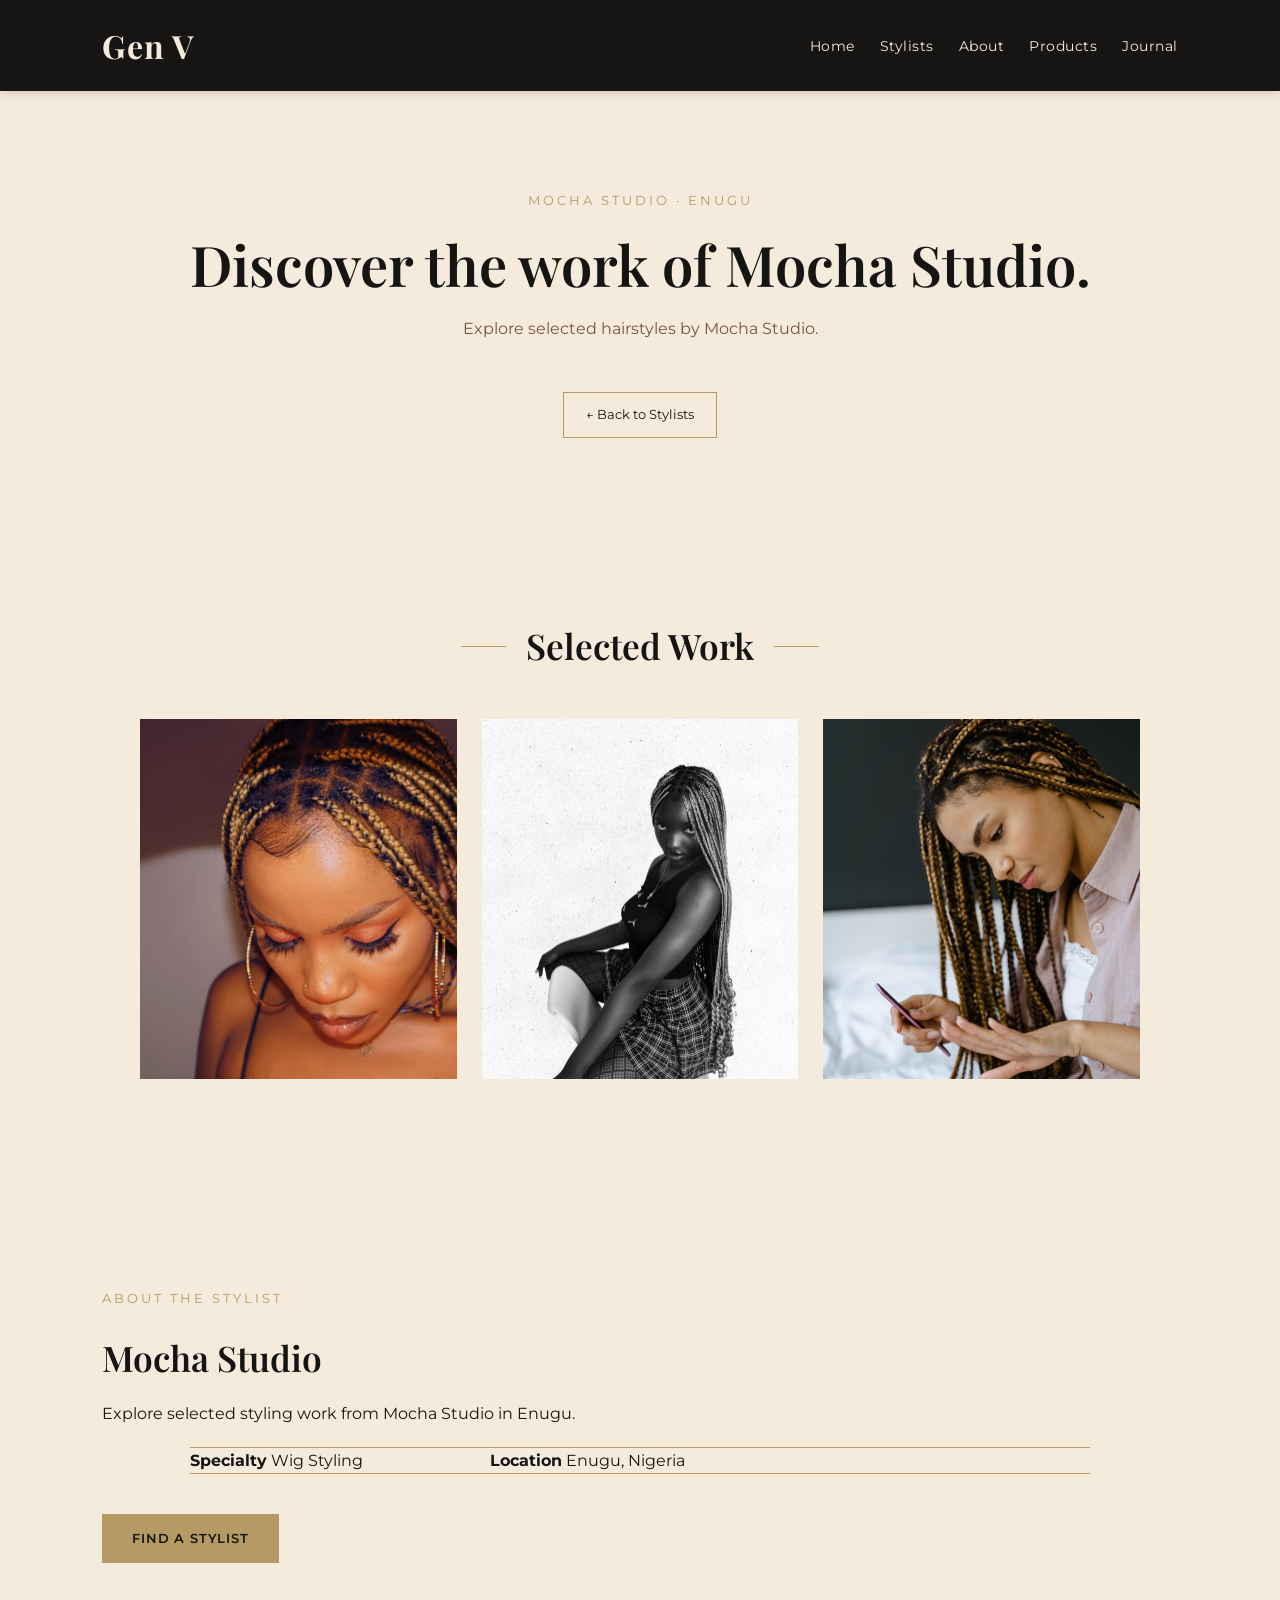
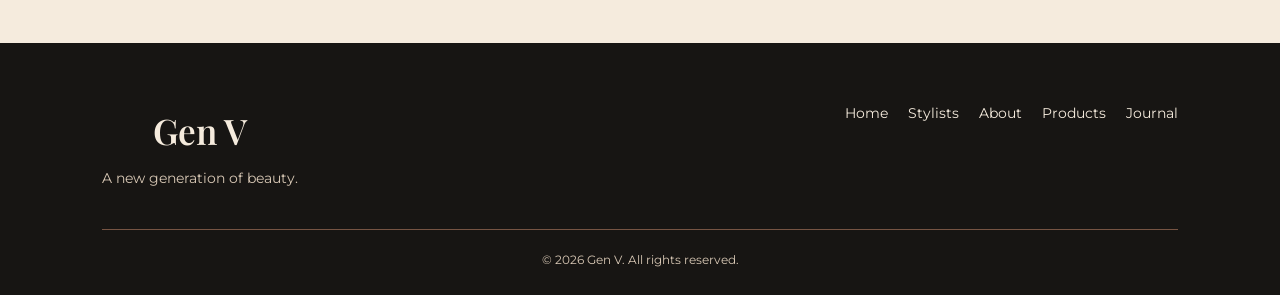
<file: mocha.html>
<!DOCTYPE html>
<html lang="en">
<head>
    <meta charset="UTF-8">
    <meta name="viewport" content="width=device-width, initial-scale=1.0">
    <title>Mocha Studio | Gen V</title>
    <link href="https://fonts.googleapis.com/css2?family=Montserrat:wght@400;500;600;700&family=Playfair+Display:wght@500;600;700&display=swap" rel="stylesheet">
    <link rel="stylesheet" href="style.css">
</head>
<body>
    <header>
        <nav>
            <a href="index.html" class="logo">Gen V</a>
            <ul>
                <li><a href="index.html">Home</a></li>
                <li><a href="stylists.html">Stylists</a></li>
                <li><a href="about.html">About</a></li>
                <li><a href="products.html">Products</a></li>
                <li><a href="journal.html">Journal</a></li>
            </ul>
        </nav>
    </header>

    <main>
        <section class="portfolio-page">
            <div class="portfolio-page-content">
                <p class="eyebrow">MOCHA STUDIO · ENUGU</p>
                <h1>Discover the work of Mocha Studio.</h1>
                <p class="portfolio-description">
                    Explore selected hairstyles by Mocha Studio.
                </p>
                <a href="stylists.html" class="portfolio-back">
                    ← Back to Stylists
                </a>
            </div>
        </section>

        <section class="portfolio-gallery">
            <div class="section-heading">
                <span></span>
                <h2>Selected Work</h2>
                <span></span>
            </div>

            <div class="portfolio-grid">
                <img src="images/mocha.1.jpg" alt="Braided hairstyle by Mocha Studio">
                <img src="images/mocha.2.jpg" alt="Braided hairstyle by Mocha Studio">
                <img src="images/mocha.3.jpg" alt="Braided hairstyle by Mocha Studio">
            </div>
        </section>

        <section class="stylist-information">
            <div class="stylist-information-content">
                <p class="eyebrow">ABOUT THE STYLIST</p>
                <h2>Mocha Studio</h2>
                <p>Explore selected styling work from Mocha Studio in Enugu.</p>

                <div class="stylist-details">
                    <div>
                        <strong>Specialty</strong>
                        <span>Wig Styling</span>
                    </div>
                    <div>
                        <strong>Location</strong>
                        <span>Enugu, Nigeria</span>
                    </div>
                </div>

                <a href="stylists.html" class="cta-button">Find a Stylist</a>
            </div>
        </section>
    </main>

    <footer>
        <div class="footer-content">
            <div class="footer-brand">
                <h2>Gen V</h2>
                <p>A new generation of beauty.</p>
            </div>
            <div class="footer-links">
                <a href="index.html">Home</a>
                <a href="stylists.html">Stylists</a>
                <a href="about.html">About</a>
                <a href="products.html">Products</a>
                <a href="journal.html">Journal</a>
            </div>
        </div>
        <div class="footer-bottom">
            <p>&copy; 2026 Gen V. All rights reserved.</p>
        </div>
    </footer>
</body>
</html>
</file>
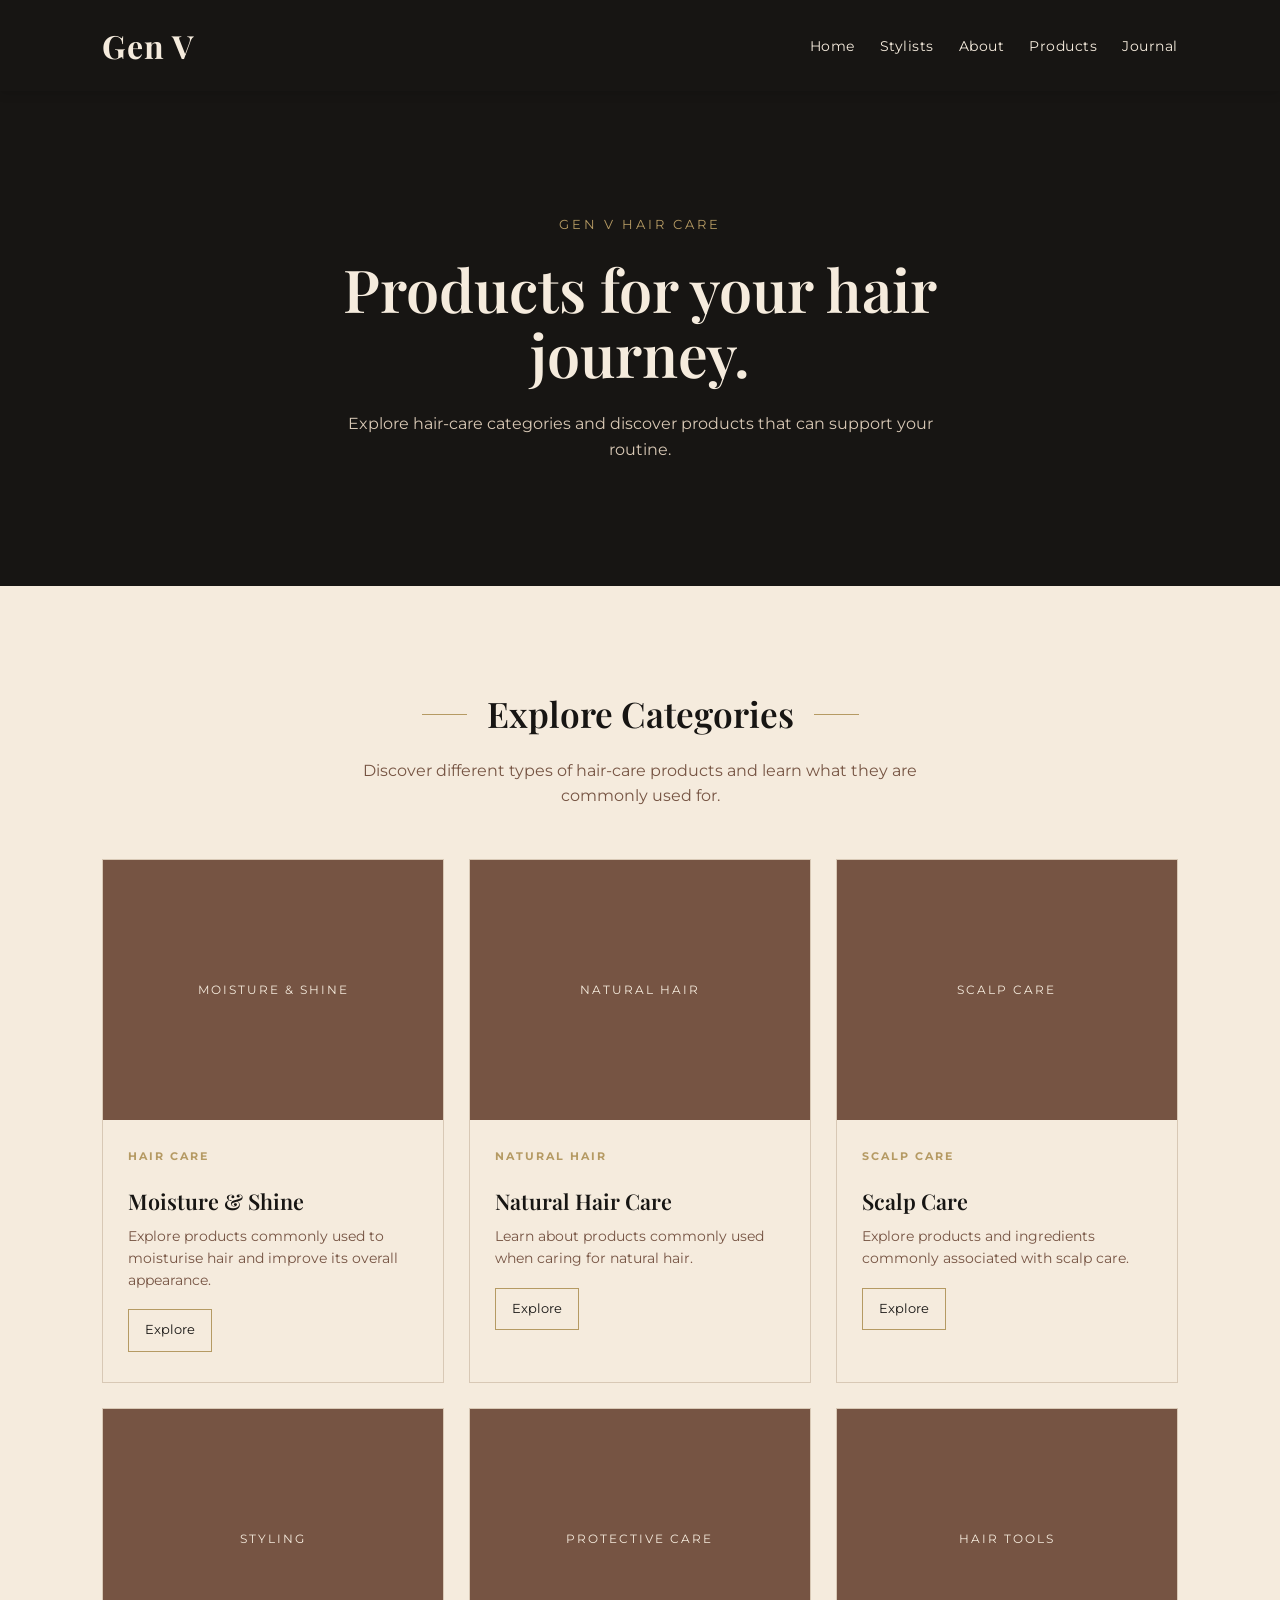
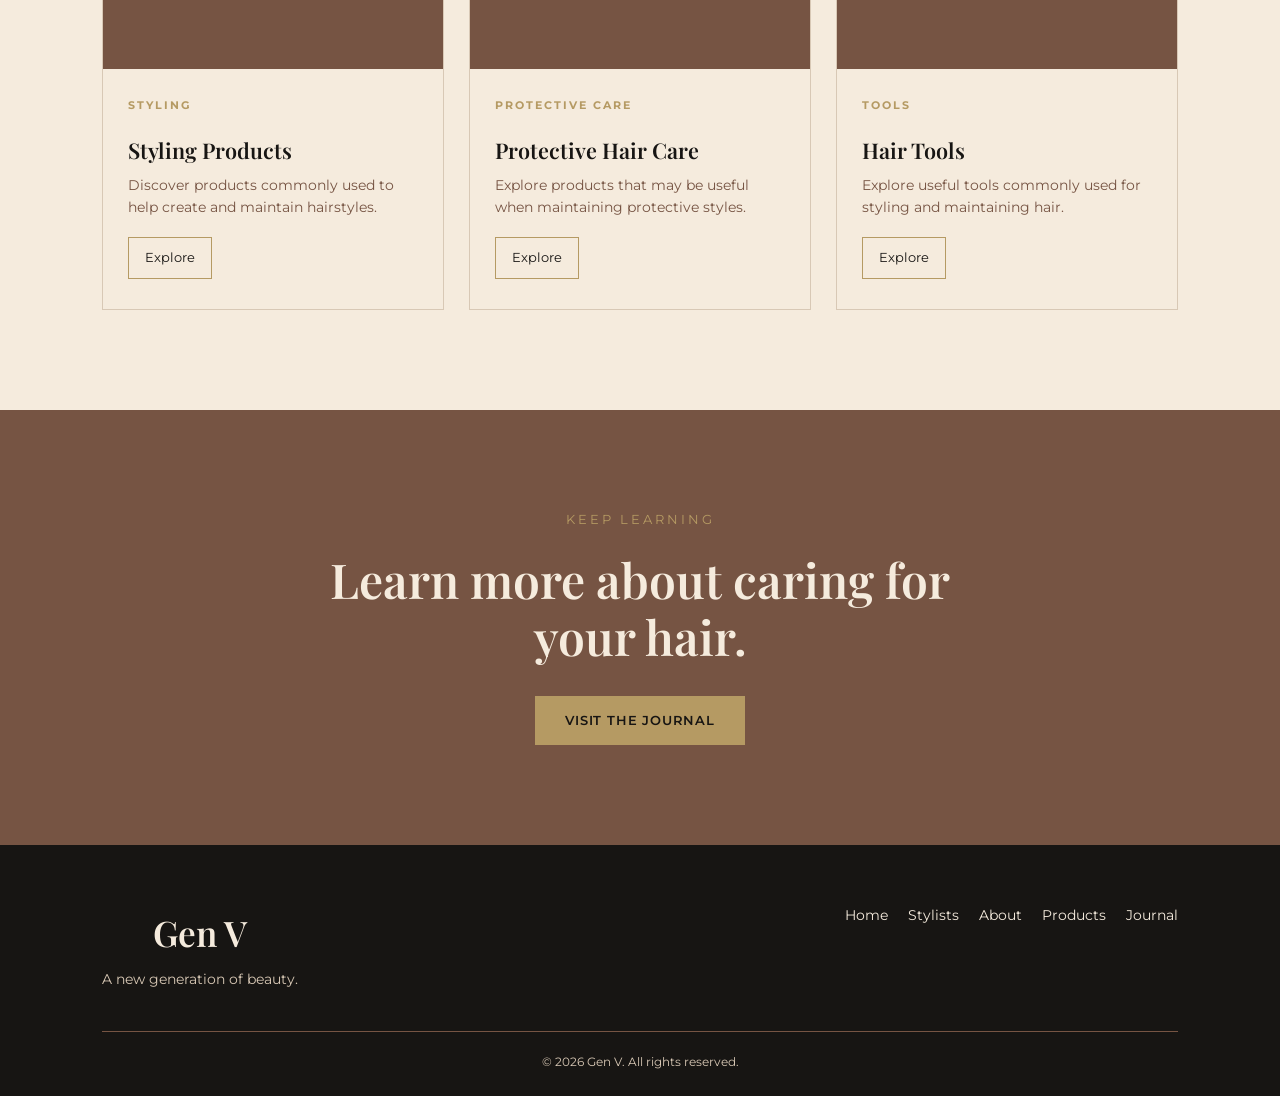
<file: products.html>
<!DOCTYPE html>

<html lang="en">
<head>
    <meta charset="UTF-8">
    <meta name="viewport" content="width=device-width, initial-scale=1.0">

<title>Gen V | Products</title>

<link href="https://fonts.googleapis.com/css2?family=Montserrat:wght@400;500;600;700&family=Playfair+Display:wght@500;600;700&display=swap" rel="stylesheet">

<link rel="stylesheet" href="style.css">

</head>

<body>

<!-- Navigation -->
<header>
    <nav>

        <a href="index.html" class="logo">
            Gen V
        </a>

        <ul>
            <li><a href="index.html">Home</a></li>
            <li><a href="stylists.html">Stylists</a></li>
            <li><a href="about.html">About</a></li>
            <li><a href="products.html">Products</a></li>
            <li><a href="journal.html">Journal</a></li>
        </ul>

    </nav>
</header>

<main>

    <!-- Products Hero -->
    <section class="products-page-hero">

        <div class="products-page-content">

            <p class="eyebrow">
                GEN V HAIR CARE
            </p>

            <h1>
                Products for your hair journey.
            </h1>

            <p>
                Explore hair-care categories and discover
                products that can support your routine.
            </p>

        </div>

    </section>

    <!-- Products -->
    <section class="products-page-section">

        <div class="section-heading">

            <span></span>

            <h2>
                Explore Categories
            </h2>

            <span></span>

        </div>

        <p class="section-intro">
            Discover different types of hair-care products
            and learn what they are commonly used for.
        </p>

        <div class="product-grid">

            <!-- Moisture -->
            <article class="product-card">

                <div class="product-placeholder">
                    <span>Moisture &amp; Shine</span>
                </div>

                <div class="product-content">

                    <span class="article-category">
                        HAIR CARE
                    </span>

                    <h3>
                        Moisture &amp; Shine
                    </h3>

                    <p>
                        Explore products commonly used to
                        moisturise hair and improve its
                        overall appearance.
                    </p>

                    <a href="journal.html#routine" class="product-button">
                        Explore
                    </a>

                </div>

            </article>

            <!-- Natural Hair -->
            <article class="product-card">

                <div class="product-placeholder">
                    <span>Natural Hair</span>
                </div>

                <div class="product-content">

                    <span class="article-category">
                        NATURAL HAIR
                    </span>

                    <h3>
                        Natural Hair Care
                    </h3>

                    <p>
                        Learn about products commonly used
                        when caring for natural hair.
                    </p>

                    <a href="journal.html#natural-hair" class="product-button">
                        Explore
                    </a>

                </div>

            </article>

            <!-- Scalp -->
            <article class="product-card">

                <div class="product-placeholder">
                    <span>Scalp Care</span>
                </div>

                <div class="product-content">

                    <span class="article-category">
                        SCALP CARE
                    </span>

                    <h3>
                        Scalp Care
                    </h3>

                    <p>
                        Explore products and ingredients
                        commonly associated with scalp care.
                    </p>

                    <a href="journal.html#scalp-care" class="product-button">
                        Explore
                    </a>

                </div>

            </article>

            <!-- Styling -->
            <article class="product-card">

                <div class="product-placeholder">
                    <span>Styling</span>
                </div>

                <div class="product-content">

                    <span class="article-category">
                        STYLING
                    </span>

                    <h3>
                        Styling Products
                    </h3>

                    <p>
                        Discover products commonly used to
                        help create and maintain hairstyles.
                    </p>

                    <a href="journal.html#styling-products" class="product-button">
                        Explore
                    </a>

                </div>

            </article>

            <!-- Protective -->
            <article class="product-card">

                <div class="product-placeholder">
                    <span>Protective Care</span>
                </div>

                <div class="product-content">

                    <span class="article-category">
                        PROTECTIVE CARE
                    </span>

                    <h3>
                        Protective Hair Care
                    </h3>

                    <p>
                        Explore products that may be useful
                        when maintaining protective styles.
                    </p>

                    <a href="journal.html#protective-styles" class="product-button">
                        Explore
                    </a>

                </div>

            </article>

            <!-- Tools -->
            <article class="product-card">

                <div class="product-placeholder">
                    <span>Hair Tools</span>
                </div>

                <div class="product-content">

                    <span class="article-category">
                        TOOLS
                    </span>

                    <h3>
                        Hair Tools
                    </h3>

                    <p>
                        Explore useful tools commonly used
                        for styling and maintaining hair.
                    </p>

                    <a href="journal.html#hair-tools" class="product-button">
                        Explore
                    </a>

                </div>

            </article>

        </div>

    </section>

    <!-- Product CTA -->
    <section class="products-page-cta">

        <div>

            <p class="eyebrow">
                KEEP LEARNING
            </p>

            <h2>
                Learn more about caring for your hair.
            </h2>

            <a
                href="journal.html"
                class="cta-button"
            >
                Visit the Journal
            </a>

        </div>

    </section>

</main>

<!-- Footer -->
<footer>

    <div class="footer-content">

        <div class="footer-brand">

            <h2>Gen V</h2>

            <p>
                A new generation of beauty.
            </p>

        </div>

        <div class="footer-links">

            <a href="index.html">Home</a>
            <a href="stylists.html">Stylists</a>
            <a href="about.html">About</a>
            <a href="products.html">Products</a>
            <a href="journal.html">Journal</a>

        </div>

    </div>

    <div class="footer-bottom">

        <p>
            &copy; 2026 Gen V. All rights reserved.
        </p>

    </div>

</footer>

</body>
</html>
</file>
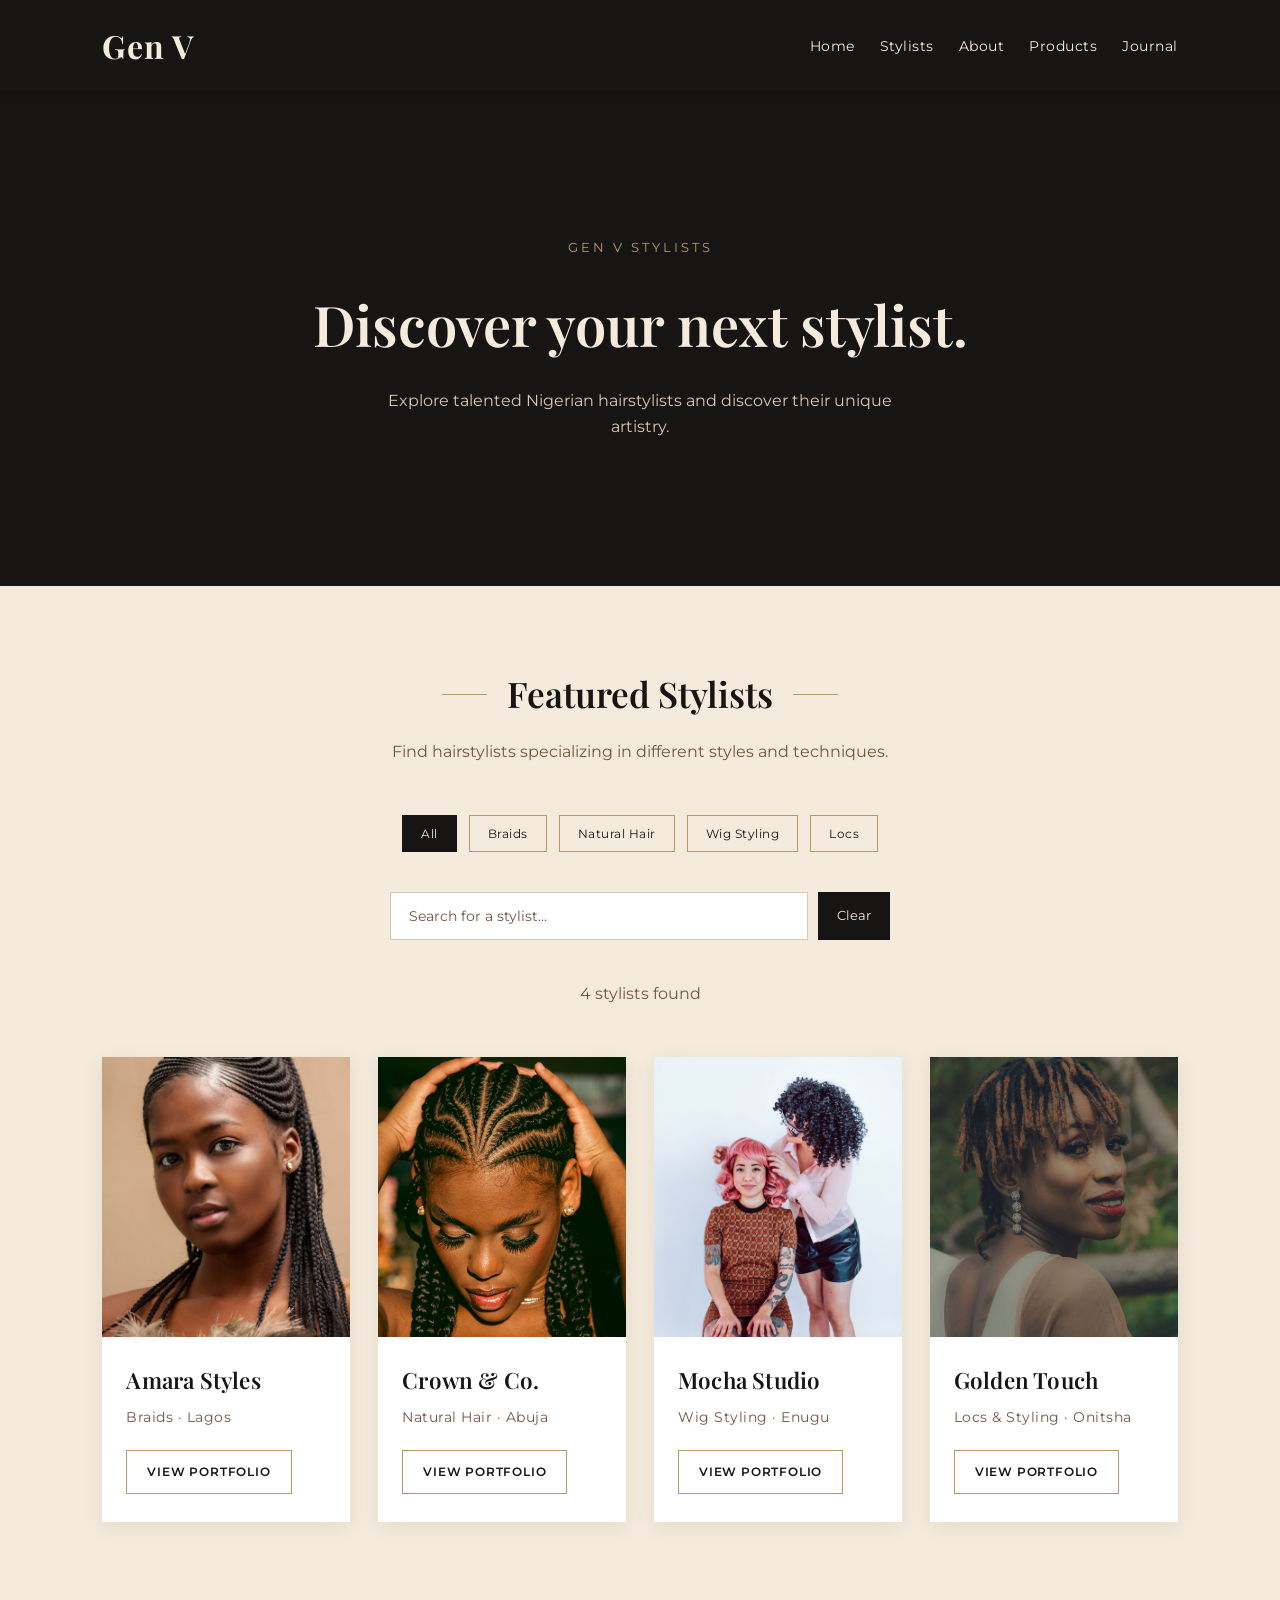
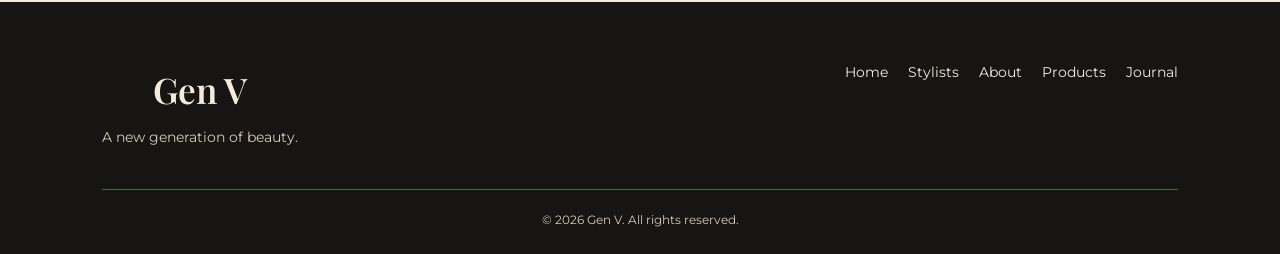
<file: stylists.html>
<!DOCTYPE html>

<html lang="en">
<head>
    <meta charset="UTF-8">
    <meta name="viewport" content="width=device-width, initial-scale=1.0">

<title>Gen V | Stylists</title>

<link href="https://fonts.googleapis.com/css2?family=Montserrat:wght@400;500;600;700&family=Playfair+Display:wght@500;600;700&display=swap" rel="stylesheet">

<link rel="stylesheet" href="style.css">

</head>

<body>

<!-- Navigation -->
<header>
    <nav>
        <a href="index.html" class="logo">Gen V</a>

        <ul>
            <li><a href="index.html">Home</a></li>
            <li><a href="stylists.html">Stylists</a></li>
            <li><a href="about.html">About</a></li>
            <li><a href="products.html">Products</a></li>
            <li><a href="journal.html">Journal</a></li>
        </ul>
    </nav>
</header>

<main>

    <!-- Stylists Hero -->
    <section class="stylists-page-hero">

        <div class="hero-content">

            <p class="eyebrow">GEN V STYLISTS</p>

            <h1>Discover your next stylist.</h1>

            <p>
                Explore talented Nigerian hairstylists and
                discover their unique artistry.
            </p>

        </div>

    </section>

    <!-- Stylists -->
    <section class="stylists-section">

        <div class="section-heading">
            <span></span>
            <h2>Featured Stylists</h2>
            <span></span>
        </div>

        <p>
            Find hairstylists specializing in different
            styles and techniques.
        </p>

        <div class="stylist-filters">

            <button class="filter-button active" data-filter="all">
                All
            </button>

            <button class="filter-button" data-filter="braids">
                Braids
            </button>

            <button class="filter-button" data-filter="natural">
                Natural Hair
            </button>

            <button class="filter-button" data-filter="wigs">
                Wig Styling
            </button>

            <button class="filter-button" data-filter="locs">
                Locs
            </button>

        </div>

        <div class="stylist-search">

            <input
                type="text"
                id="stylistSearch"
                placeholder="Search for a stylist..."
                aria-label="Search for a stylist"
            >

            <button id="clearSearch" class="clear-search">
                Clear
            </button>

        </div>

        <p id="stylistCount" class="stylist-count">
            4 stylists found
        </p>

        <p id="noResults" class="no-results">
            No stylists found. Try another name or category.
        </p>

        <div class="stylist-grid">

            <!-- Amara -->
            <article class="stylist-card" data-category="braids">

                <img
                    src="images/amara.jpg"
                    alt="Braided hairstyle by Amara Styles"
                >

                <div class="card-content">

                    <h3>Amara Styles</h3>

                    <p>Braids · Lagos</p>

                    <a href="amara.html" class="portfolio-button">View Portfolio</a>

                </div>

            </article>

            <!-- Crown -->
            <article class="stylist-card" data-category="natural">

                <img
                    src="images/crown.jpg"
                    alt="Natural hairstyle by Crown and Co."
                >

                <div class="card-content">

                    <h3>Crown &amp; Co.</h3>

                    <p>Natural Hair · Abuja</p>

                    <a href="crown.html" class="portfolio-button">View Portfolio</a>
                        
                    

                </div>

            </article>

            <!-- Mocha -->
            <article class="stylist-card" data-category="wigs">

                <img
                    src="images/mocha.jpg"
                    alt="Wig styling by Mocha Studio"
                >

                <div class="card-content">

                    <h3>Mocha Studio</h3>

                    <p>Wig Styling · Enugu</p>

                    <a href="mocha.html" class="portfolio-button">View Portfolio</a>

                </div>

            </article>

            <!-- Golden Touch -->
            <article class="stylist-card" data-category="locs">

                <img
                    src="images/golden.jpg"
                    alt="Loc hairstyle by Golden Touch"
                >

                <div class="card-content">

                    <h3>Golden Touch</h3>

                    <p>Locs &amp; Styling · Onitsha</p>

                    <a href="golden.html" class="portfolio-button">View Portfolio</a>

                </div>

            </article>

        </div>

    </section>

</main>

<!-- Footer -->
<footer>

    <div class="footer-content">

        <div class="footer-brand">

            <h2>Gen V</h2>

            <p>
                A new generation of beauty.
            </p>

        </div>

        <div class="footer-links">

            <a href="index.html">Home</a>
            <a href="stylists.html">Stylists</a>
            <a href="about.html">About</a>
            <a href="products.html">Products</a>
            <a href="journal.html">Journal</a>

        </div>

    </div>

    <div class="footer-bottom">

        <p>
            &copy; 2026 Gen V. All rights reserved.
        </p>

    </div>

</footer>

<script src="script.js"></script>

</body>
</html>
</file>
<file: style.css>
/* Basic reset */
* {
	margin: 0;
	padding: 0;
	box-sizing: border-box;
}

/* General page styling */
body {
    font-family: "Montserrat", sans-serif;
    background-color: #f5ebdd;
    color: #171513;
    line-height: 1.6;
}

/* Navigation */
header {
    background-color: #171513;
    padding: 20px 8%;
    position: sticky;
    top: 0;
    z-index: 1000;
    box-shadow: 0 2px 10px rgba(0, 0, 0, 0.15);
}

nav {
	display: flex;
	justify-content: space-between;
	align-items: center;
}

.logo {
	color: #f5ebdd;
	font-size: 2rem;
	font-weight: bold;
	text-decoration: none;
}

nav ul {
	display: flex;
	gap: 25px;
	list-style: none;
}

nav ul li a {
	color: #f5ebdd;
	text-decoration: none;
	font-size: 0.95rem;
}

/* Main section spacing */
section {
	padding: 80px 8%;
}

/* Section headings */
h2 {
	font-size: 2.2rem;
	margin-bottom: 15px;
}

/* Footer */
footer {
	background-color: #171513;
	color: #f5ebdd;
	text-align: center;
	padding: 25px;
}

/* Hero section */
.hero {
    min-height: 85vh;
    display: flex;
    align-items: center;
    justify-content: center;
    text-align: center;
    background-image: linear-gradient(
        rgba(23, 21, 19, 0.55),
        rgba(23, 21, 19, 0.55)
    ),
    url("images/hero.jpg");
    background-size: cover;
    background-position: center;
    color: #f5ebdd;
    position: relative;
}

/* Hero content */
.hero-content {
    max-width: 700px;
}

/* Small introductory text */
.eyebrow {
    color: #b59a63;
    font-size: 0.8rem;
    letter-spacing: 3px;
    margin-bottom: 20px;
}

/* Main hero heading */
.hero h1 {
    font-size: 3.5rem;
    line-height: 1.1;
    margin-bottom: 25px;
}

/* Hero description */
.hero p {
    margin-bottom: 30px;
    font-size: 1.05rem;
}

/* Hero button */
.hero-button {
    display: inline-block;
    background-color: #b59a63;
    color: #171513;
    padding: 14px 28px;
    text-decoration: none;
    font-weight: bold;
    border-radius: 3px;
    transition: background-color 0.3s ease;
}

/* Button hover effect */
.hero-button:hover {
    background-color: #f5ebdd;
}

/* Featured stylists section */
.stylists-section {
    background-color: #f5ebdd;
    text-align: center;
}

.stylists-section > p {
    max-width: 550px;
    margin: 0 auto 50px;
    color: #765443;
    line-height: 1.7;
}

/* Stylist card grid */
.stylist-grid {
    display: grid;
    grid-template-columns: repeat(4, minmax(0, 1fr));
    gap: 28px;
    max-width: 1200px;
    margin: 0 auto;
    align-items: start;
}
.stylist-card.hidden {
    display: none;
}

/* Individual stylist cards */
.stylist-card {
    background-color: #ffffff;
    padding: 30px 20px;
    border: 1px solid #d8c8b5;
    text-align: left;
    transition: transform 0.3s ease, box-shadow 0.3s ease;
}

.stylist-card h3 {
    margin-bottom: 10px;
    color: #171513;
}

.stylist-card p {
    color: #765443;
    font-size: 0.9rem;
}

/* Card hover effect */
.stylist-card:hover {
    transform: translateY(-5px);
    box-shadow: 0 8px 20px rgba(23, 21, 19, 0.12);
}

/* Tablet layout */
@media (max-width: 900px) {
    .stylist-grid {
        grid-template-columns: repeat(2, 1fr);
    }

    .hero h1 {
        font-size: 3rem;
    }
}

/* Mobile layout */
@media (max-width: 600px) {
    header {
        padding: 18px 5%;
    }
    .journal-grid {
    grid-template-columns: 1fr;
}
.stylist-search {
    flex-direction: column;
    width: 100%;
}
.stylist-count {
    color: #765443;
    font-size: 0.8rem;
    letter-spacing: 0.5px;
    margin: -20px auto 25px;
}

.stylist-search input,
.clear-search {
    width: 100%;
}

.footer-content {
    flex-direction: column;
    align-items: center;
    text-align: center;
}

.footer-links {
    justify-content: center;
}

    nav {
        flex-direction: column;
        gap: 15px;
    }

    nav ul {
        gap: 15px;
        flex-wrap: wrap;
        justify-content: center;
    }

    section {
        padding: 60px 5%;
    }

    .hero {
        min-height: 75vh;
    }

    .hero h1 {
        font-size: 2.3rem;
    }

    .hero-content {
        max-width: 100%;
    }

    .stylist-grid {
        grid-template-columns: 1fr;
    }

    h2 {
        font-size: 1.8rem;
    }
}

/* Stylist card images */
.stylist-card {
    padding: 0;
    overflow: hidden;
}

.stylist-card img {
    width: 100%;
    height: 320px;
    object-fit: cover;
    display: block;
    transition: transform 0.5s ease;
}
.stylist-card:hover img {
    transform: scale(1.04);
}

.card-content {
    padding: 25px 20px;
}

/* Products and Journal sections */
#products,
#journal {
    background-color: #ffffff;
    text-align: center;
    border-top: 1px solid #d8c8b5;
}

#products h2,
#journal h2 {
    color: #171513;
}

#products p,
#journal p {
    max-width: 600px;
    margin: 0 auto;
    color: #765443;
}

/* Add spacing between these sections */
#journal {
    background-color: #f5ebdd;
}

/* Luxury typography */
.logo,
h1,
h2,
h3 {
    font-family: "Playfair Display", serif;
}

.logo {
    letter-spacing: 1px;
}

h1,
h2,
h3 {
    font-weight: 600;
}

nav ul li a,
.hero-button {
    font-family: "Montserrat", sans-serif;
}

/* Smooth scrolling */
html {
    scroll-behavior: smooth;
}

/* Navigation link effects */
nav ul li a {
    position: relative;
    color: #f5ebdd;
    text-decoration: none;
    font-size: 0.9rem;
    letter-spacing: 0.5px;
    transition: color 0.3s ease;
}

nav ul li a::after {
    content: "";
    position: absolute;
    left: 0;
    bottom: -6px;
    width: 0;
    height: 1px;
    background-color: #b59a63;
    transition: width 0.3s ease;
}

nav ul li a:hover {
    color: #b59a63;
}

nav ul li a:hover::after {
    width: 100%;
}

/* Keyboard accessibility */
nav ul li a:focus,
.hero-button:focus {
    outline: 2px solid #b59a63;
    outline-offset: 4px;
}
/* Sticky navigation */
header {
    position: sticky;
    top: 0;
    z-index: 1000;
}
/* Premium hero text */
.hero-content {
    padding: 20px;
}

.hero h1 {
    max-width: 750px;
    margin-left: auto;
    margin-right: auto;
    letter-spacing: -1px;
}

.hero-content > p:not(.eyebrow) {
    max-width: 550px;
    margin-left: auto;
    margin-right: auto;
    color: #f5ebdd;
}

/* Premium button */
.hero-button {
    border: 1px solid #b59a63;
    letter-spacing: 0.5px;
    transition: all 0.3s ease;
}

.hero-button:hover {
    background-color: #f5ebdd;
    color: #171513;
    transform: translateY(-2px);
}
/* Portfolio card styling */
.stylist-card {
    position: relative;
    background-color: #ffffff;
    border: none;
    box-shadow: 0 5px 20px rgba(23, 21, 19, 0.08);
    transition: transform 0.3s ease, box-shadow 0.3s ease, opacity 0.3s ease;
}
.stylist-card.hidden {
    display: none;
}

.stylist-card:hover {
    transform: translateY(-8px);
    box-shadow: 0 12px 30px rgba(23, 21, 19, 0.15);
}

.stylist-card img {
    height: 280px;
    object-fit: cover;
}

.card-content {
    padding: 26px 24px 28px;
}

.card-content h3 {
    font-size: 1.4rem;
    margin-bottom: 8px;
    letter-spacing: 0.2px;
}

.card-content p {
    margin: 0;
    font-size: 0.85rem;
    letter-spacing: 0.5px;
    color: #765443;
}
.stylist-filters {
    display: flex;
    justify-content: center;
    flex-wrap: wrap;
    gap: 12px;
    margin-bottom: 40px;
}
.stylist-search {
    max-width: 500px;
    margin: 0 auto 40px;
    display: flex;
    gap: 10px;
}

.stylist-search input {
    width: 100%;
    padding: 14px 18px;
    border: 1px solid #d8c8b5;
    background-color: #ffffff;
    color: #171513;
    font-family: "Montserrat", sans-serif;
    font-size: 0.9rem;
    outline: none;
    transition: border-color 0.3s ease, box-shadow 0.3s ease;
}

.stylist-search input:focus {
    border-color: #b59a63;
    box-shadow: 0 0 0 3px rgba(181, 154, 99, 0.12);
}

.stylist-search input::placeholder {
    color: #765443;
}
.no-results {
    display: none;
    color: #765443;
    font-size: 0.9rem;
    margin: -15px auto 35px;
}
.clear-search {
    padding: 14px 18px;
    border: 1px solid #171513;
    background-color: #171513;
    color: #f5ebdd;
    font-family: "Montserrat", sans-serif;
    font-size: 0.8rem;
    cursor: pointer;
    transition: all 0.3s ease;
}

.clear-search:hover {
    background-color: #b59a63;
    border-color: #b59a63;
    color: #171513;
}
.filter-button {
    padding: 10px 18px;
    background-color: transparent;
    border: 1px solid #b59a63;
    color: #171513;
    font-family: "Montserrat", sans-serif;
    font-size: 0.78rem;
    letter-spacing: 0.5px;
    cursor: pointer;
    transition: all 0.3s ease;
}

.filter-button:hover,
.filter-button.active {
    background-color: #171513;
    color: #f5ebdd;
    border-color: #171513;
}
/* Portfolio buttons */
.portfolio-button {
    display: inline-block;
    margin-top: 22px;
    padding: 11px 20px;
    border: 1px solid #b59a63;
    color: #171513;
    text-decoration: none;
    font-size: 0.78rem;
    font-weight: 600;
    letter-spacing: 0.8px;
    text-transform: uppercase;
    transition: all 0.3s ease;
}

.portfolio-button:hover {
    background-color: #171513;
    color: #f5ebdd;
    border-color: #171513;
}

.portfolio-button-unavailable {
    border-color: #d8c8b5;
    color: #765443;
    cursor: default;
}
/* Section heading */
.section-heading {
    display: flex;
    align-items: center;
    justify-content: center;
    gap: 20px;
    margin-bottom: 15px;
}

.section-heading span {
    width: 45px;
    height: 1px;
    background-color: #b59a63;
}

.section-heading h2 {
    margin: 0;
}
/* Products section */
.products-section {
    text-align: center;
}

.section-intro {
    max-width: 600px;
    margin: 0 auto 40px;
    color: #765443;
}

/* Product grid */
.product-grid {
    display: grid;
    grid-template-columns: repeat(3, 1fr);
    gap: 25px;
    text-align: left;
}

/* Product cards */
.product-card {
    background-color: #f5ebdd;
    border: 1px solid #d8c8b5;
    overflow: hidden;
    transition: transform 0.3s ease, box-shadow 0.3s ease;
}

.product-card:hover {
    transform: translateY(-6px);
    box-shadow: 0 12px 30px rgba(23, 21, 19, 0.12);
}

.product-placeholder {
    height: 240px;
    display: flex;
    align-items: center;
    justify-content: center;
    background-color: #765443;
    color: #f5ebdd;
    letter-spacing: 2px;
    font-size: 0.75rem;
    text-transform: uppercase;
}

.product-content {
    padding: 28px 25px 30px;
}

.product-content h3 {
    margin-bottom: 8px;
    font-size: 1.35rem;
}

.product-content p {
    color: #765443;
    font-size: 0.85rem;
}

/* Product button */
.product-button {
    display: inline-block;
    margin-top: 18px;
    padding: 10px 16px;
    border: 1px solid #b59a63;
    color: #171513;
    text-decoration: none;
    font-size: 0.8rem;
    transition: all 0.3s ease;
}

.product-button:hover {
    background-color: #171513;
    color: #f5ebdd;
}
/* Journal section */
.journal-section {
    text-align: center;
}

/* Journal cards */
.journal-grid {
    display: grid;
    grid-template-columns: repeat(3, 1fr);
    gap: 25px;
    text-align: left;
}

.journal-card {
    background-color: #ffffff;
    padding: 32px;
    border-top: 3px solid #b59a63;
    box-shadow: 0 5px 20px rgba(23, 21, 19, 0.06);
    transition: transform 0.3s ease, box-shadow 0.3s ease;
}

.journal-card:hover {
    transform: translateY(-6px);
    box-shadow: 0 12px 30px rgba(23, 21, 19, 0.12);
}

.article-category {
    display: block;
    color: #b59a63;
    font-size: 0.7rem;
    font-weight: 700;
    letter-spacing: 2px;
    margin-bottom: 18px;
}

.journal-card h3 {
    font-size: 1.4rem;
    line-height: 1.3;
    margin-bottom: 15px;
}

.journal-card p {
    color: #765443;
    font-size: 0.9rem;
    margin-bottom: 20px;
}

.journal-link {
    color: #171513;
    text-decoration: none;
    font-size: 0.85rem;
    font-weight: 600;
}

.journal-link:hover {
    color: #b59a63;
}
/* Mobile navigation */
@media (max-width: 600px) {

    nav ul {
        width: 100%;
        gap: 10px;
    }

    nav ul li a {
        display: block;
        padding: 6px 8px;
        font-size: 0.8rem;
    }

    .logo {
        font-size: 1.8rem;
    }
}
/* About section */
.about-section {
    background-color: #171513;
    color: #f5ebdd;
    text-align: center;
    display: flex;
    justify-content: center;
    padding-top: 110px;
    padding-bottom: 110px;
}

.about-content {
    max-width: 720px;
}

.about-section .eyebrow {
    margin-bottom: 15px;
}

.about-section h2 {
    font-size: 3rem;
    line-height: 1.15;
    margin-bottom: 25px;
}

.about-section p:not(.eyebrow) {
    color: #d8c8b5;
    max-width: 620px;
    margin: 0 auto 35px;
    line-height: 1.8;
}

/* About button */
.about-button {
    display: inline-block;
    padding: 12px 24px;
    border: 1px solid #b59a63;
    color: #f5ebdd;
    text-decoration: none;
    font-size: 0.85rem;
    transition: all 0.3s ease;
}

.about-button:hover {
    background-color: #b59a63;
    color: #171513;
}
/* Hairstylist CTA */
.stylist-cta {
    background-color: #765443;
    color: #f5ebdd;
    text-align: center;
    display: flex;
    justify-content: center;
    padding-top: 110px;
    padding-bottom: 110px;
}

.cta-content {
    max-width: 720px;
}

.stylist-cta .eyebrow {
    margin-bottom: 15px;
}

.stylist-cta h2 {
    font-size: 3rem;
    line-height: 1.15;
    margin-bottom: 25px;
}

.stylist-cta p:not(.eyebrow) {
    color: #f5ebdd;
    max-width: 600px;
    margin: 0 auto 35px;
    line-height: 1.8;
}

/* CTA button */
.cta-button {
    display: inline-block;
    padding: 14px 30px;
    background-color: #b59a63;
    color: #171513;
    text-decoration: none;
    font-weight: 600;
    font-size: 0.82rem;
    letter-spacing: 0.8px;
    text-transform: uppercase;
    transition: all 0.3s ease;
}

.cta-button:hover {
    background-color: #f5ebdd;
}
/* Footer */
footer {
    background-color: #171513;
    color: #f5ebdd;
    padding: 60px 8% 25px;
}

.footer-content {
    display: flex;
    justify-content: space-between;
    align-items: flex-start;
    gap: 40px;
    padding-bottom: 40px;
}

.footer-brand h2 {
    color: #f5ebdd;
    margin-bottom: 8px;
}

.footer-brand p {
    color: #d8c8b5;
    font-size: 0.85rem;
}

.footer-links {
    display: flex;
    flex-wrap: wrap;
    gap: 20px;
}

.footer-links a {
    color: #f5ebdd;
    text-decoration: none;
    font-size: 0.85rem;
    transition: color 0.3s ease;
}

.footer-links a:hover {
    color: #b59a63;
}

.footer-bottom {
    border-top: 1px solid #765443;
    padding-top: 20px;
    text-align: center;
}

.footer-bottom p {
    color: #d8c8b5;
    font-size: 0.75rem;
}
/* Stylist Portfolio Section */
.portfolio-section {
    background-color: #765443;
    color: #f5ebdd;
    text-align: center;
    display: flex;
    justify-content: center;
    padding-top: 110px;
    padding-bottom: 110px;
}

.portfolio-content {
    max-width: 720px;
}

.portfolio-section .eyebrow {
    margin-bottom: 15px;
}

.portfolio-section h2 {
    font-size: 3rem;
    line-height: 1.15;
    margin-bottom: 25px;
}

.portfolio-section p:not(.eyebrow) {
    color: #f5ebdd;
    max-width: 600px;
    margin: 0 auto 35px;
    line-height: 1.8;
}

.portfolio-back {
    display: inline-block;
    padding: 12px 24px;
    border: 1px solid #b59a63;
    color: #f5ebdd;
    text-decoration: none;
    font-size: 0.85rem;
    transition: all 0.3s ease;
}

.portfolio-back:hover {
    background-color: #b59a63;
    color: #171513;
}
/* Amara Portfolio Gallery */
.portfolio-grid {
    display: grid;
    grid-template-columns: repeat(3, 1fr);
    gap: 20px;
    max-width: 1000px;
    margin: 45px auto 40px;
}

.portfolio-grid img {
    width: 100%;
    height: 360px;
    object-fit: cover;
    display: block;
    transition: transform 0.4s ease;
}

.portfolio-grid img:hover {
    transform: scale(1.03);
}

/* Portfolio gallery on smaller screens */
@media (max-width: 900px) {
    .portfolio-grid {
        grid-template-columns: repeat(2, 1fr);
    }
}

@media (max-width: 600px) {
    .portfolio-grid {
        grid-template-columns: 1fr;
    }

    .portfolio-grid img {
        height: 400px;
    }
}
/* Stylist Details */
.stylist-details {
    max-width: 900px;
    margin: 20px auto 40px;
    display: grid;
    grid-template-columns: repeat(3, 1fr);
    border-top: 1px solid #b59a63;
    border-bottom: 1px solid #b59a63;
}

.detail-item {
    padding: 25px 20px;
    text-align: center;
}

.detail-item:not(:last-child) {
    border-right: 1px solid #b59a63;
}

.detail-item span {
    display: block;
    color: #b59a63;
    font-size: 0.7rem;
    font-weight: 700;
    letter-spacing: 2px;
    margin-bottom: 8px;
}

.detail-item strong {
    color: #f5ebdd;
    font-size: 0.85rem;
    font-weight: 500;
}

@media (max-width: 600px) {
    .stylist-details {
        grid-template-columns: 1fr;
    }

    .detail-item:not(:last-child) {
        border-right: none;
        border-bottom: 1px solid #b59a63;
    }
}
/* Stylist Contact Links */
.stylist-contact {
    margin: 40px auto;
    text-align: center;
}

.contact-title {
    color: #b59a63;
    font-size: 0.7rem;
    font-weight: 700;
    letter-spacing: 2px;
    margin-bottom: 18px;
}

.contact-links {
    display: flex;
    justify-content: center;
    flex-wrap: wrap;
    gap: 12px;
}

.contact-button {
    display: inline-block;
    padding: 11px 20px;
    border: 1px solid #b59a63;
    color: #f5ebdd;
    text-decoration: none;
    font-size: 0.78rem;
    letter-spacing: 0.5px;
    transition: all 0.3s ease;
}

.contact-button:hover {
    background-color: #b59a63;
    color: #171513;
}
/* Booking Section */
.booking-section {
    background-color: #f5ebdd;
    text-align: center;
}

.booking-content {
    max-width: 700px;
    margin: 0 auto;
}

.booking-section h2 {
    font-size: 3rem;
    margin-bottom: 20px;
}

.booking-intro {
    max-width: 600px;
    margin: 0 auto 40px;
    color: #765443;
}

.booking-form {
    max-width: 600px;
    margin: 0 auto;
    text-align: left;
}

.form-group {
    margin-bottom: 22px;
}

.form-group label {
    display: block;
    margin-bottom: 8px;
    font-size: 0.8rem;
    font-weight: 600;
}

.form-group input {
    width: 100%;
    padding: 14px 16px;
    border: 1px solid #d8c8b5;
    background-color: #ffffff;
    color: #171513;
    font-family: "Montserrat", sans-serif;
    font-size: 0.9rem;
    outline: none;
}

.form-group input:focus {
    border-color: #b59a63;
    box-shadow: 0 0 0 3px rgba(181, 154, 99, 0.12);
}

.booking-button {
    width: 100%;
    padding: 14px 20px;
    border: 1px solid #b59a63;
    background-color: #171513;
    color: #f5ebdd;
    font-family: "Montserrat", sans-serif;
    font-size: 0.8rem;
    font-weight: 600;
    letter-spacing: 0.8px;
    text-transform: uppercase;
    cursor: pointer;
    transition: all 0.3s ease;
}

.booking-button:hover {
    background-color: #b59a63;
    color: #171513;
}
/* Booking confirmation message */
.booking-message {
    margin-top: 25px;
    color: #765443;
    font-size: 0.9rem;
    line-height: 1.6;
}
/* Stylists page hero */
.stylists-page-hero {
    min-height: 55vh;
    display: flex;
    align-items: center;
    justify-content: center;
    text-align: center;
    background-color: #171513;
    color: #f5ebdd;
}

.stylists-page-hero .hero-content {
    max-width: 700px;
}

.stylists-page-hero h1 {
    font-size: 3.5rem;
    margin-bottom: 20px;
}

.stylists-page-hero p:not(.eyebrow) {
    color: #d8c8b5;
    max-width: 550px;
    margin: 0 auto;
}
/* Individual portfolio page */

.portfolio-page {
    background-color: #f5ebdd;
    text-align: center;
    padding: 100px 8%;
}

.portfolio-content {
    max-width: 1200px;
    margin: 0 auto;
}

.portfolio-page h1 {
    font-size: 3.5rem;
    line-height: 1.15;
    margin-bottom: 20px;
}

.portfolio-description {
    max-width: 600px;
    margin: 0 auto 50px;
    color: #765443;
}

.portfolio-grid {
    display: grid;
    grid-template-columns: repeat(3, 1fr);
    gap: 25px;
    margin-bottom: 50px;
}

.portfolio-image {
    overflow: hidden;
}

.portfolio-image img {
    width: 100%;
    height: 420px;
    object-fit: cover;
    display: block;
    transition: transform 0.5s ease;
}

.portfolio-image:hover img {
    transform: scale(1.03);
}

.portfolio-info {
    display: flex;
    justify-content: center;
    gap: 80px;
    border-top: 1px solid #d8c8b5;
    border-bottom: 1px solid #d8c8b5;
    padding: 30px 0;
    margin-bottom: 40px;
}

.portfolio-info div {
    display: flex;
    flex-direction: column;
    gap: 5px;
}

.portfolio-info span {
    color: #b59a63;
    font-size: 0.7rem;
    letter-spacing: 2px;
    text-transform: uppercase;
}

.portfolio-info strong {
    color: #171513;
    font-size: 0.9rem;
}

.portfolio-back {
    display: inline-block;
    color: #171513;
    text-decoration: none;
    border: 1px solid #b59a63;
    padding: 12px 22px;
    font-size: 0.8rem;
    transition: all 0.3s ease;
}

.portfolio-back:hover {
    background-color: #171513;
    color: #f5ebdd;
}

/* Portfolio mobile layout */

@media (max-width: 700px) {

    .portfolio-page h1 {
        font-size: 2.4rem;
    }

    .portfolio-grid {
        grid-template-columns: 1fr;
    }

    .portfolio-image img {
        height: 380px;
    }

    .portfolio-info {
        flex-direction: column;
        gap: 25px;
    }
}
/* About page */

.about-page-hero {
    min-height: 60vh;
    display: flex;
    align-items: center;
    justify-content: center;
    text-align: center;
    background-color: #171513;
    color: #f5ebdd;
    padding: 100px 8%;
}

.about-page-content {
    max-width: 750px;
}

.about-page-content h1 {
    font-size: 4rem;
    line-height: 1.1;
    margin-bottom: 25px;
}

.about-page-content p:not(.eyebrow) {
    max-width: 600px;
    margin: 0 auto;
    color: #d8c8b5;
}

/* Story */

.about-story {
    background-color: #f5ebdd;
    padding: 100px 8%;
}

.about-story-content {
    max-width: 850px;
    margin: 0 auto;
}

.about-story-text {
    text-align: center;
}

.about-story-text h2 {
    font-size: 3rem;
    line-height: 1.2;
    margin-bottom: 30px;
}

.about-story-text p:not(.eyebrow) {
    max-width: 700px;
    margin: 0 auto 20px;
    color: #765443;
    line-height: 1.8;
}

/* Values */

.about-values {
    background-color: #ffffff;
    text-align: center;
    padding: 100px 8%;
}

.value-grid {
    display: grid;
    grid-template-columns: repeat(3, 1fr);
    gap: 25px;
    max-width: 1100px;
    margin: 50px auto 0;
}

.value-card {
    padding: 35px 25px;
    border: 1px solid #d8c8b5;
    text-align: left;
}

.value-number {
    color: #b59a63;
    font-size: 0.75rem;
    letter-spacing: 2px;
}

.value-card h3 {
    margin: 15px 0 12px;
    font-size: 1.4rem;
}

.value-card p {
    color: #765443;
    font-size: 0.9rem;
    line-height: 1.7;
}

/* About CTA */

.about-page-cta {
    background-color: #765443;
    color: #f5ebdd;
    text-align: center;
    padding: 110px 8%;
}

.about-page-cta h2 {
    max-width: 700px;
    margin: 0 auto 30px;
    font-size: 3rem;
    line-height: 1.2;
}

/* About mobile */

@media (max-width: 700px) {

    .about-page-content h1 {
        font-size: 2.7rem;
    }

    .about-story-text h2 {
        font-size: 2.2rem;
    }

    .value-grid {
        grid-template-columns: 1fr;
    }

    .about-page-cta h2 {
        font-size: 2.2rem;
    }
}
/* Products page */

.products-page-hero {
    min-height: 55vh;
    display: flex;
    align-items: center;
    justify-content: center;
    text-align: center;
    background-color: #171513;
    color: #f5ebdd;
    padding: 100px 8%;
}

.journal-page-hero {
    min-height: 45vh;
    display: flex;
    align-items: center;
    justify-content: center;
    text-align: center;
    background-color: #171513;
    color: #f5ebdd;
    padding: 100px 8%;
}

.journal-page-hero > div {
    max-width: 750px;
}

.journal-page-hero h1 {
    font-size: 3.7rem;
    line-height: 1.1;
    margin-bottom: 25px;
}

.journal-page-hero p:not(.eyebrow) {
    max-width: 600px;
    margin: 0 auto;
    color: #d8c8b5;
}

.journal-page-section {
    background-color: #f5ebdd;
    text-align: center;
    padding: 100px 8%;
}

.journal-page-section .journal-grid {
    max-width: 1200px;
    margin: 50px auto 0;
}

.journal-page-section .journal-card {
    scroll-margin-top: 110px;
}

@media (max-width: 600px) {
    .journal-page-hero h1 {
        font-size: 2.5rem;
    }

    .journal-page-section .journal-grid {
        grid-template-columns: 1fr;
    }
}

.products-page-content {
    max-width: 750px;
}

.products-page-content h1 {
    font-size: 3.7rem;
    line-height: 1.1;
    margin-bottom: 25px;
}

.products-page-content p:not(.eyebrow) {
    max-width: 600px;
    margin: 0 auto;
    color: #d8c8b5;
}

.products-page-section {
    background-color: #f5ebdd;
    text-align: center;
    padding: 100px 8%;
}

.products-page-section .product-grid {
    max-width: 1200px;
    margin: 50px auto 0;
}

.products-page-section .product-card {
    text-align: left;
}

.products-page-section .product-placeholder {
    height: 260px;
}

.products-page-cta {
    background-color: #765443;
    color: #f5ebdd;
    text-align: center;
    padding: 100px 8%;
}

.products-page-cta h2 {
    max-width: 700px;
    margin: 0 auto 30px;
    font-size: 3rem;
    line-height: 1.2;
}

@media (max-width: 900px) {

    .products-page-section .product-grid {
        grid-template-columns: repeat(2, 1fr);
    }

}

@media (max-width: 600px) {

    .products-page-content h1 {
        font-size: 2.5rem;
    }

    .products-page-section .product-grid {
        grid-template-columns: 1fr;
    }

    .products-page-cta h2 {
        font-size: 2.2rem;
    }

}
</file>
